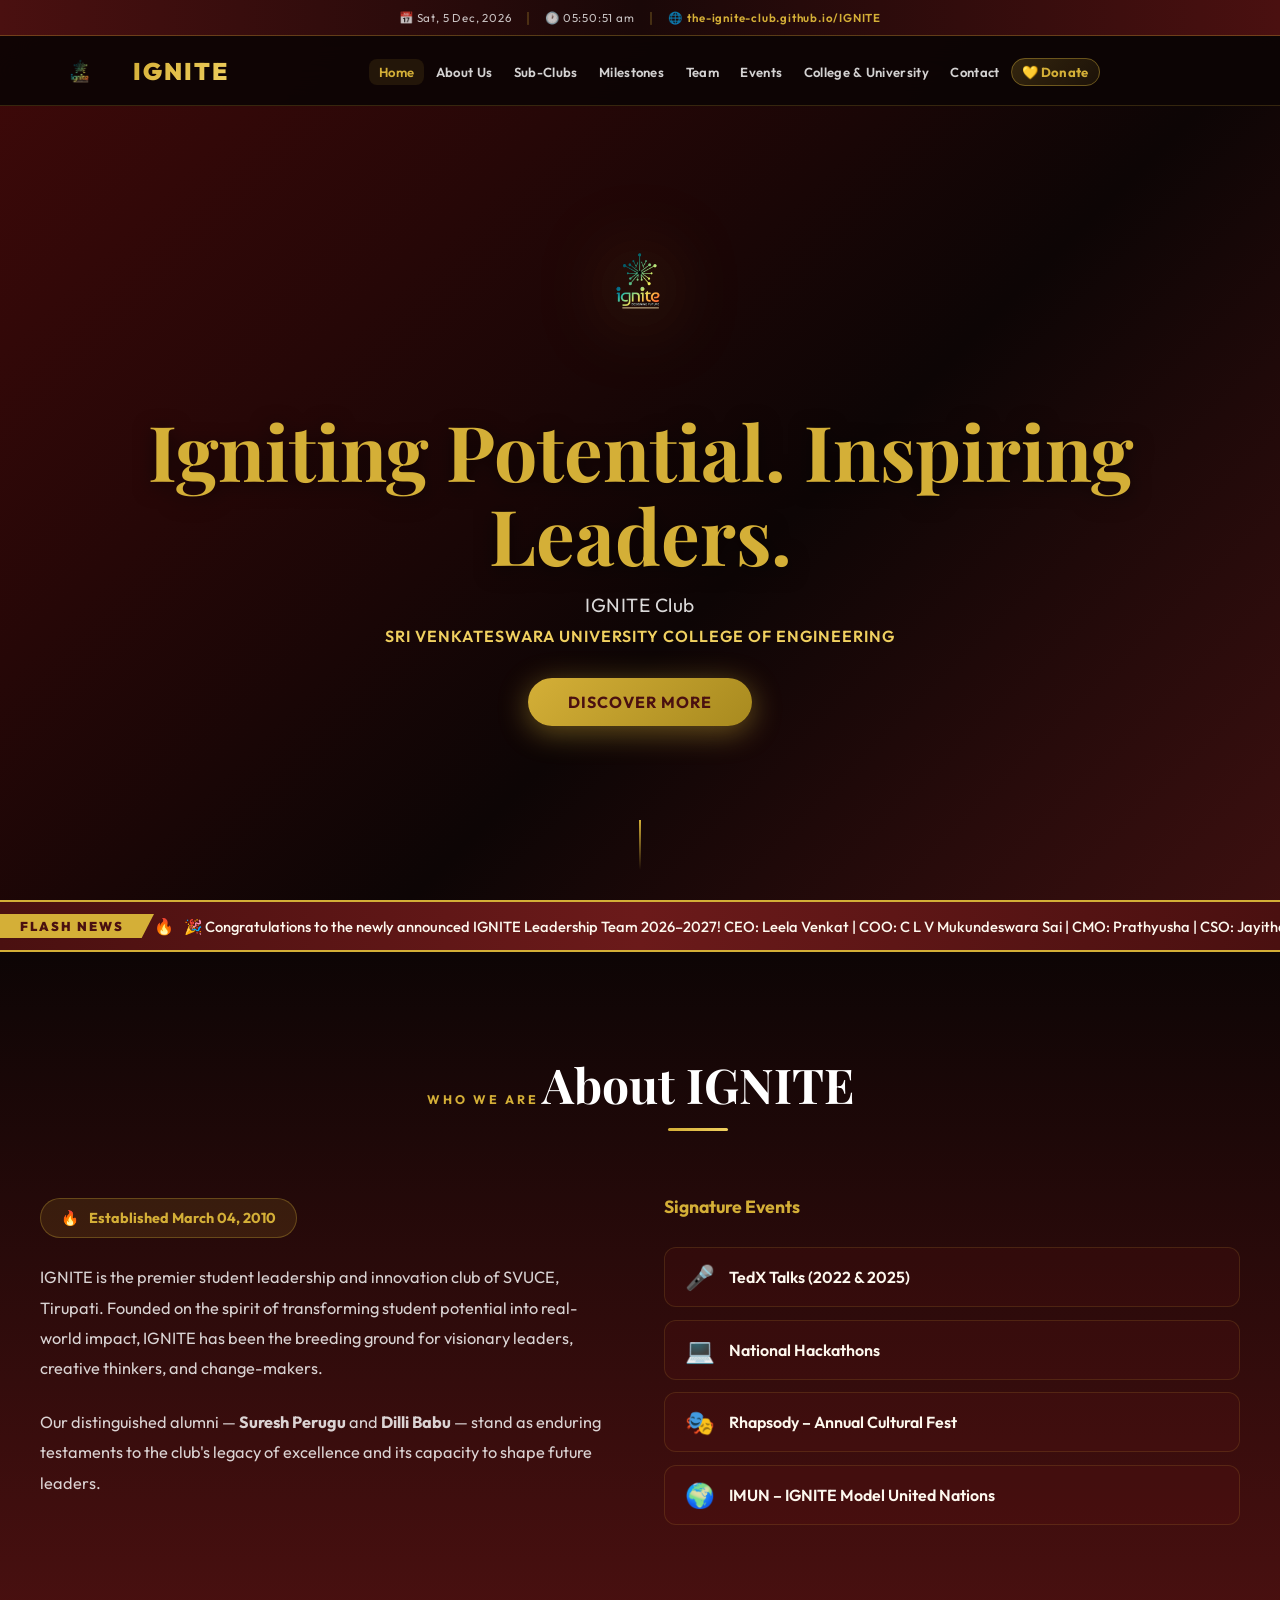
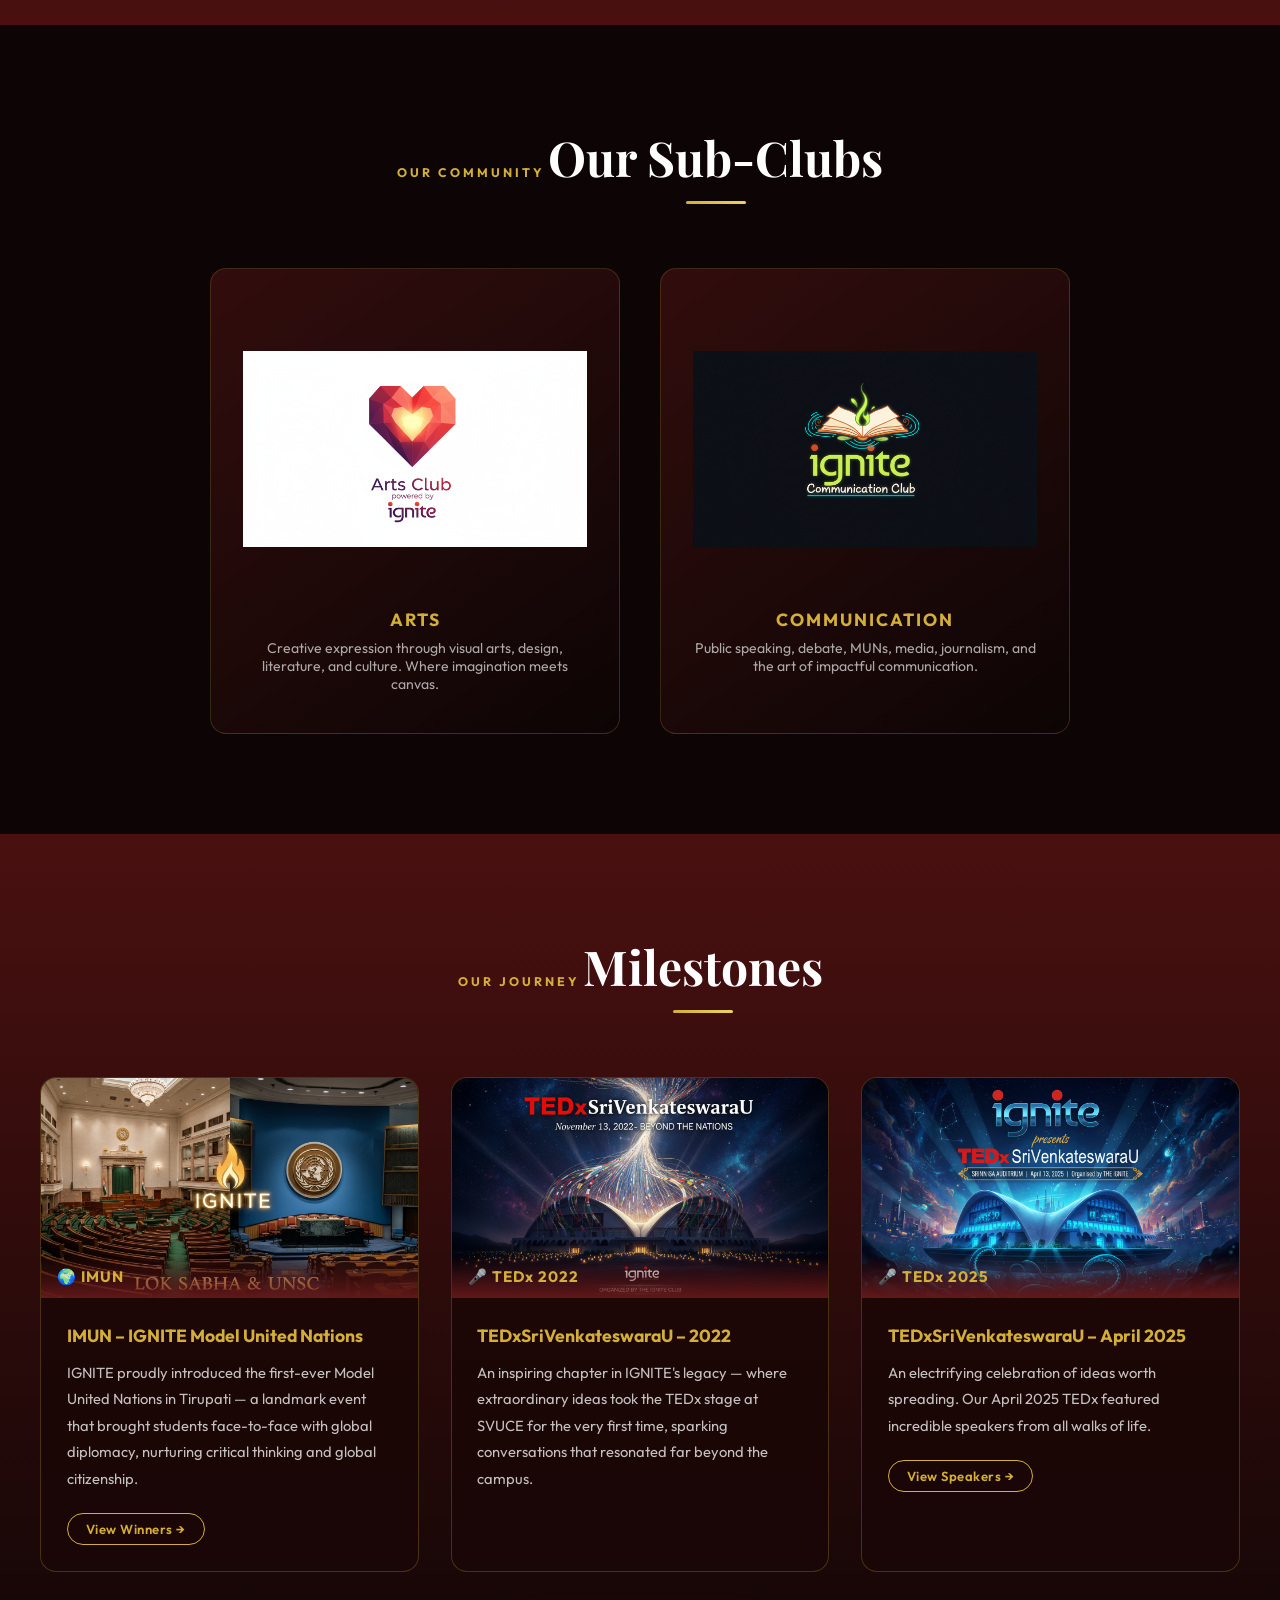
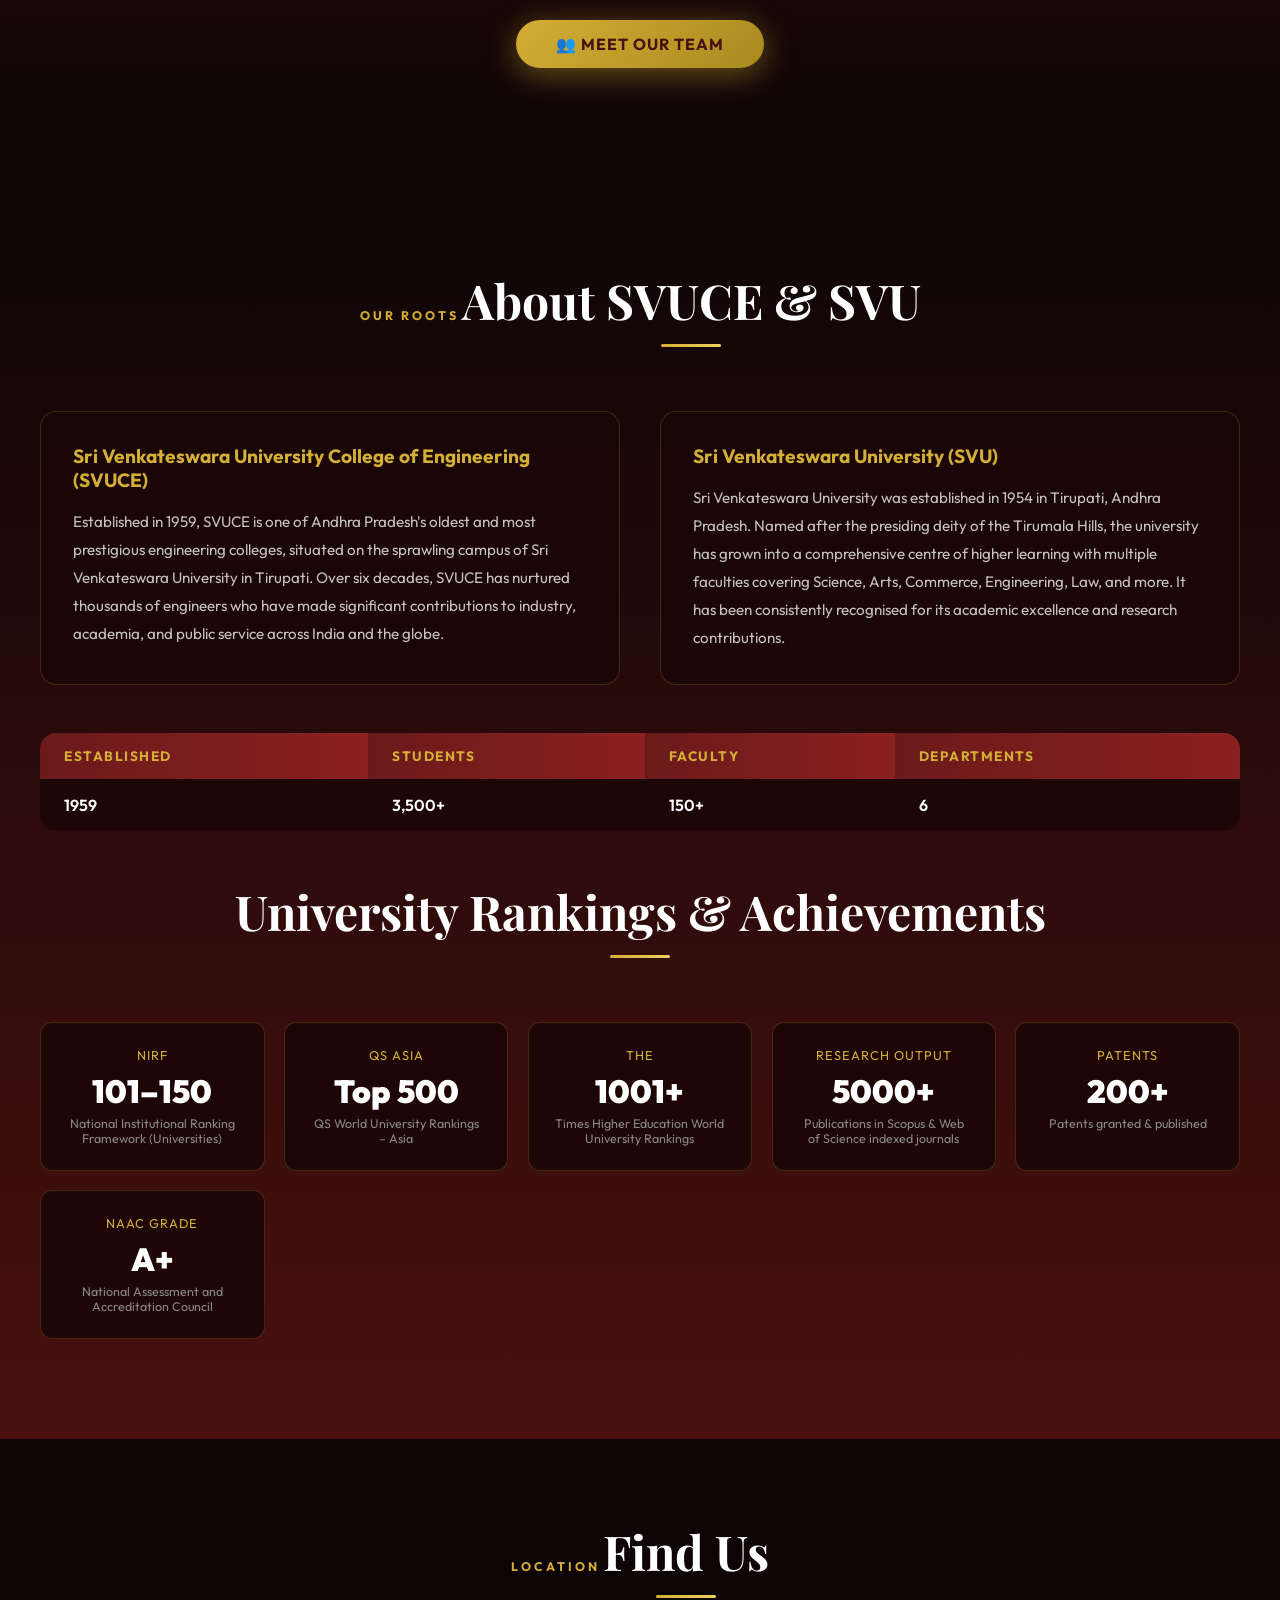
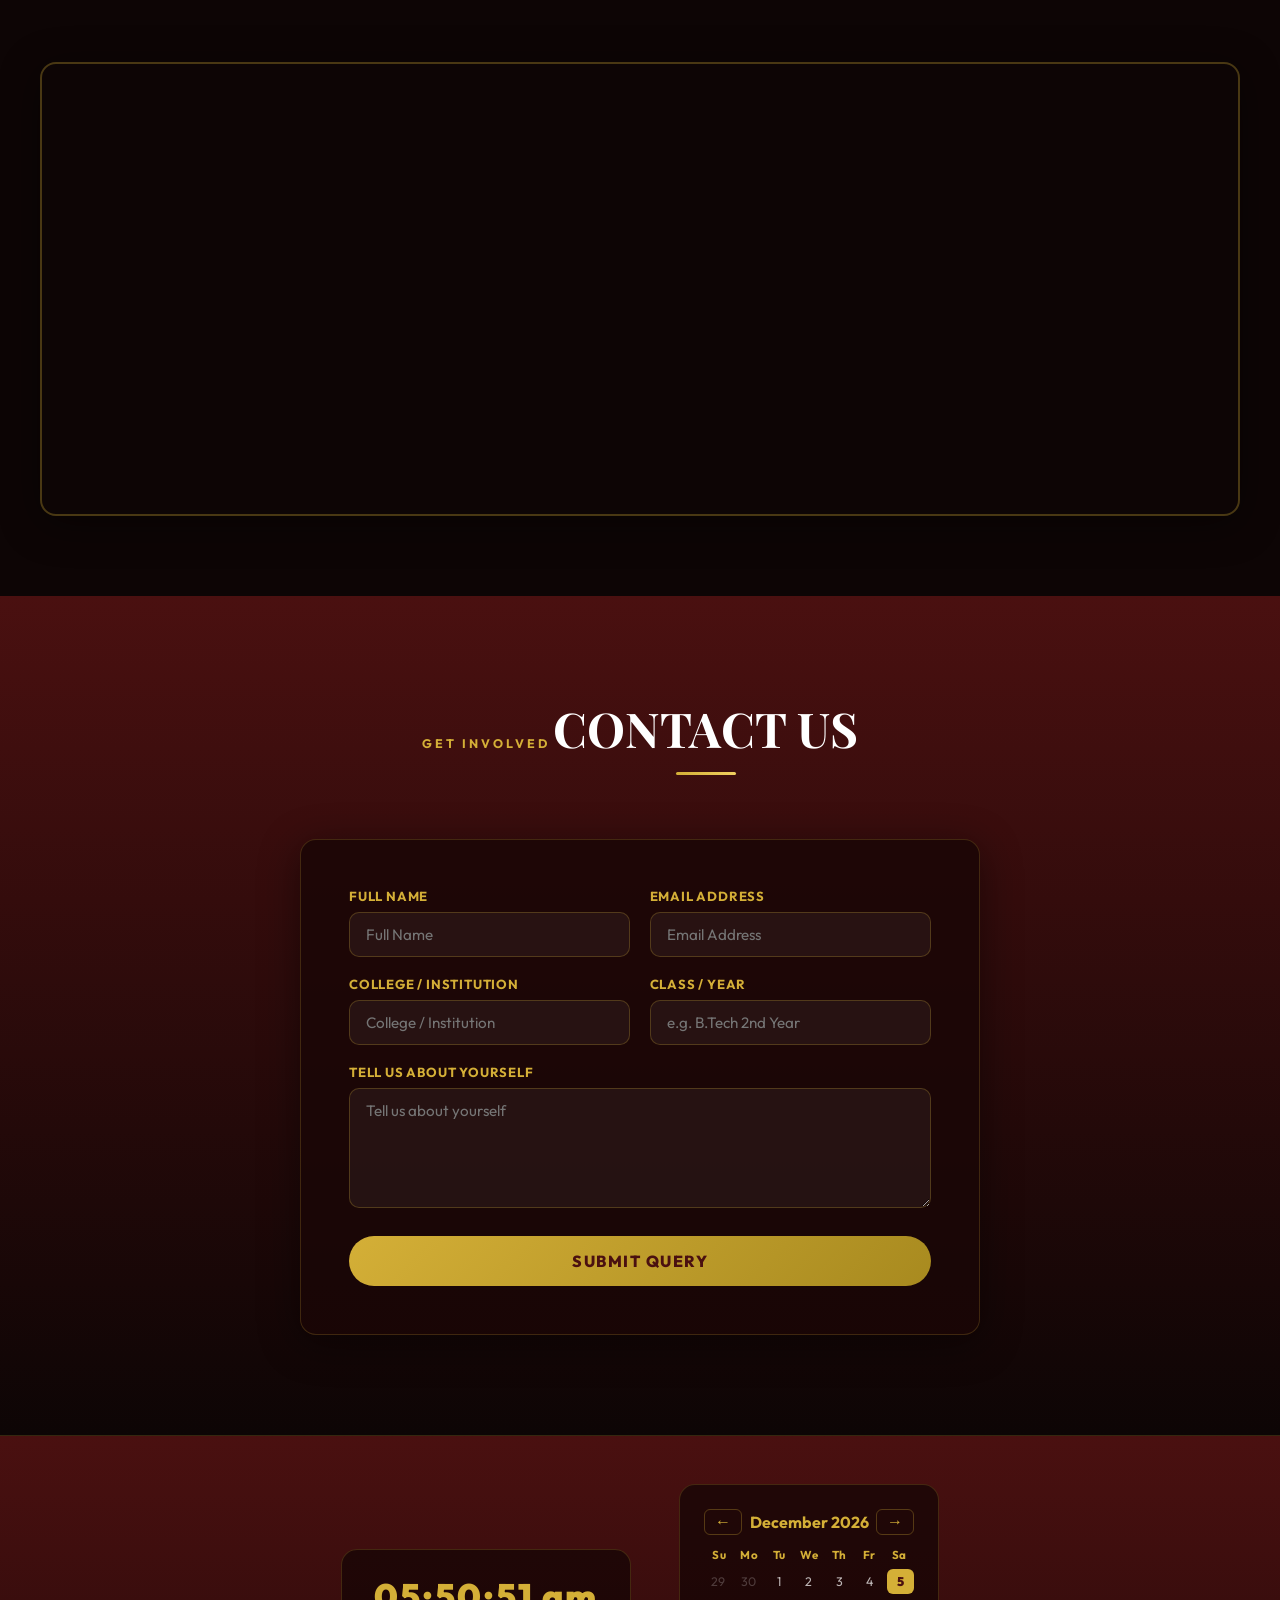
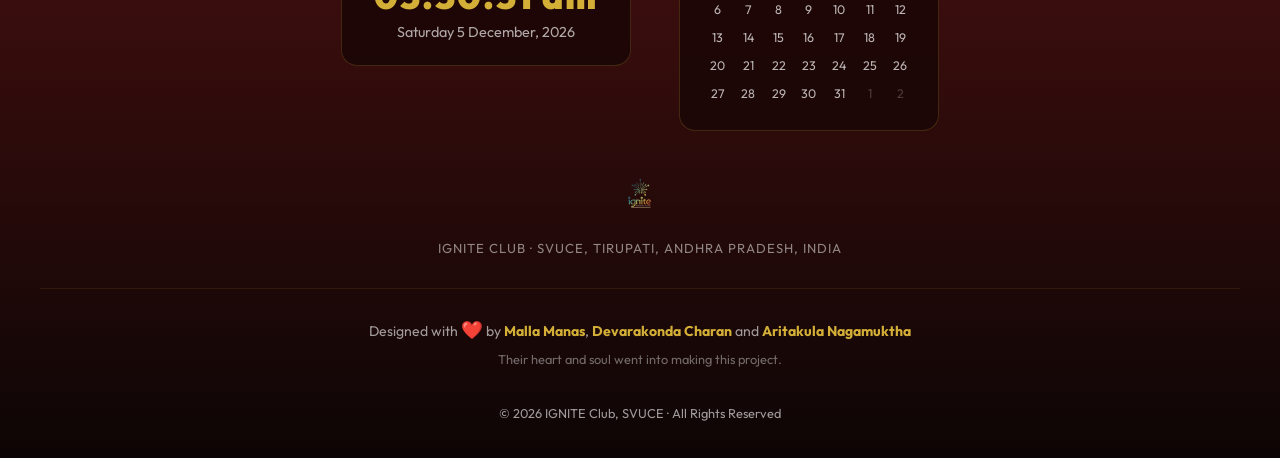
<file: index.html>
<!DOCTYPE html>
<html lang="en" dir="ltr">

<head>
  <meta charset="UTF-8" />
  <meta name="viewport" content="width=device-width, initial-scale=1.0" />
  <title>IGNITE Club – SVUCE, Tirupati</title>
  <meta name="description"
    content="IGNITE is the premier student leadership & innovation club of Sri Venkateswara University College of Engineering, Tirupati. Hosting TedX, IMUN, Hackathons & Rhapsody." />
  <meta name="keywords"
    content="IGNITE SVUCE Tirupati, IGNITE club, SVU engineering college, TEDx, IMUN, Rhapsody, student leadership" />
  <meta property="og:title" content="IGNITE Club – SVUCE, Tirupati" />
  <meta property="og:description" content="Igniting Potential. Inspiring Leaders." />
  <link rel="stylesheet" href="styles.css" />
  <link rel="icon" type="image/png" href="IGNITE.png" />
  <!-- Google Translate API -->
  <script type="text/javascript">
    function googleTranslateElementInit() {
      new google.translate.TranslateElement({
        pageLanguage: 'en',
        includedLanguages: 'en,hi,te,ta,kn,ml,mr,gu,pa,bn,or,as,ur,sa,ne,sd,kok,mni,doi,sat,mai,brx',
        layout: google.translate.TranslateElement.InlineLayout.SIMPLE,
        autoDisplay: false
      }, 'google_translate_element');
    }
  </script>
</head>

<body>

  <!-- ======= TOP INFO BAR ======= -->
  <div class="info-bar" id="info-bar">
    <div class="info-bar-inner">
      <span class="info-item" id="info-date">📅 Loading…</span>
      <span class="info-sep">|</span>
      <span class="info-item" id="info-time">🕐 --:--:--</span>
      <span class="info-sep">|</span>
      <span class="info-item">🌐 <a href="https://the-ignite-club.github.io/IGNITE/" class="info-url"
          target="_blank">the-ignite-club.github.io/IGNITE</a></span>
    </div>
  </div>

  <!-- ======= NAVBAR ======= -->
  <nav id="navbar">
    <a class="logo-nav" href="index.html">
      <img src="IGNITE.png" alt="IGNITE Logo" />
      <span>IGNITE</span>
    </a>

    <ul class="nav-links" id="nav-links">
      <li><a href="index.html" class="nav-active">Home</a></li>
      <li><a href="#about">About Us</a></li>
      <li><a href="#subcubs">Sub-Clubs</a></li>
      <li><a href="#milestones">Milestones</a></li>
      <li><a href="team.html">Team</a></li>
      <li><a href="events.html">Events</a></li>
      <li><a href="#college">College &amp; University</a></li>
      <li><a href="#contact">Contact</a></li>
      <li><a href="donate.html" class="nav-donate">💛 Donate</a></li>
    </ul>

    <div class="nav-right">
      <!-- Google Translate Widget -->
      <div id="google_translate_element" class="gt-widget"></div>
      <div class="hamburger" id="hamburger" aria-label="Menu">
        <span></span><span></span><span></span>
      </div>
    </div>
  </nav>

  <!-- ======= HERO ======= -->
  <section id="home">
    <!-- Animated frame slideshow background -->
    <div class="hero-video-wrap" id="hero-frame-bg"></div>

    <div class="hero-content">
      <img src="IGNITE.png" alt="IGNITE" class="hero-logo" />
      <h1 class="hero-title">Igniting Potential. Inspiring Leaders.</h1>
      <p class="hero-subtitle">IGNITE Club</p>
      <p class="hero-college">Sri Venkateswara University College of Engineering</p>
      <a href="#about" class="btn-primary">Discover More</a>
    </div>

    <div class="scroll-indicator"><span></span></div>
  </section>

  <!-- ======= FLASH NEWS MARQUEE ======= -->
  <div class="flash-news-bar">
    <div class="flash-label">FLASH NEWS</div>
    <div class="marquee-wrap">
      <div class="marquee-track" id="marquee-track">
        <!-- Populated by JS -->
      </div>
    </div>
  </div>

  <!-- ======= ABOUT ======= -->
  <section id="about">
    <div class="container">
      <div class="section-header reveal">
        <span class="section-label">Who We Are</span>
        <h2 class="section-title">About IGNITE</h2>
      </div>
      <div class="about-grid">
        <div class="about-text reveal">
          <div class="about-established">
            🔥 <span>Established March 04, 2010</span>
          </div>
          <p>IGNITE is the premier student leadership and innovation club of SVUCE, Tirupati.
            Founded on the spirit of transforming student potential into real-world impact, IGNITE has been the breeding
            ground for visionary leaders, creative thinkers, and change-makers.</p>
          <p>Our distinguished alumni — <strong>Suresh Perugu</strong> and <strong>Dilli Babu</strong> — stand as
            enduring testaments to the club's legacy of excellence and its capacity to shape future leaders.</p>
        </div>
        <div class="events-list reveal">
          <h3 style="color:var(--gold);margin-bottom:1rem;font-size:1.1rem;">Signature Events</h3>
          <div class="event-item"><span class="event-icon">🎤</span><span>TedX Talks (2022 &amp; 2025)</span></div>
          <div class="event-item"><span class="event-icon">💻</span><span>National Hackathons</span></div>
          <div class="event-item"><span class="event-icon">🎭</span><span>Rhapsody – Annual Cultural Fest</span></div>
          <div class="event-item"><span class="event-icon">🌍</span><span>IMUN – IGNITE Model United Nations</span>
          </div>
        </div>
      </div>
    </div>
  </section>

  <!-- ======= SUB-CLUBS ======= -->
  <section id="subcubs">
    <div class="container">
      <div class="section-header reveal">
        <span class="section-label">Our Community</span>
        <h2 class="section-title">Our Sub-Clubs</h2>
      </div>
      <div class="subcubs-grid subcubs-grid--two">
        <!-- ARTS CLUB -->
        <div class="club-card club-card--logo reveal">
          <div class="club-logo-wrap">
            <img src="ARTS CLUB.png" alt="IGNITE Arts Club" class="club-logo-img" />
          </div>
          <div class="club-name">ARTS</div>
          <p class="club-desc">Creative expression through visual arts, design, literature, and culture. Where
            imagination meets canvas.</p>
        </div>
        <!-- COMMUNICATION CLUB -->
        <div class="club-card club-card--logo reveal">
          <div class="club-logo-wrap">
            <img src="COMMUUNICATION CLUB.png" alt="IGNITE Communication Club" class="club-logo-img" />
          </div>
          <div class="club-name">COMMUNICATION</div>
          <p class="club-desc">Public speaking, debate, MUNs, media, journalism, and the art of impactful communication.
          </p>
        </div>
      </div>
    </div>
  </section>

  <!-- ======= MILESTONES ======= -->
  <section id="milestones">
    <div class="container">
      <div class="section-header reveal">
        <span class="section-label">Our Journey</span>
        <h2 class="section-title">Milestones</h2>
      </div>
      <div class="milestones-grid">
        <!-- IMUN -->
        <div class="milestone-card milestone-card--photo reveal">
          <div class="milestone-event-photo">
            <img src="EVENTS PHOTOS/IGNITEMUN.jpeg" alt="IGNITE MUN Event" />
            <div class="photo-overlay">🌍 IMUN</div>
          </div>
          <div class="milestone-card-body">
            <h3>IMUN – IGNITE Model United Nations</h3>
            <p>IGNITE proudly introduced the first-ever Model United Nations in Tirupati — a
              landmark event that brought students face-to-face with global diplomacy, nurturing critical thinking and
              global citizenship.</p>
            <a href="events.html#imun" class="btn-outline-sm">View Winners →</a>
          </div>
        </div>
        <!-- TEDx 2022 -->
        <div class="milestone-card milestone-card--photo reveal">
          <div class="milestone-event-photo">
            <img src="EVENTS PHOTOS/TEDX2022.png" alt="TEDx 2022" />
            <div class="photo-overlay">🎤 TEDx 2022</div>
          </div>
          <div class="milestone-card-body">
            <h3>TEDxSriVenkateswaraU – 2022</h3>
            <p>An inspiring chapter in IGNITE's legacy — where extraordinary ideas took the TEDx stage at SVUCE for the
              very first time, sparking conversations that resonated far beyond the campus.</p>
          </div>
        </div>
        <!-- TEDx 2025 -->
        <div class="milestone-card milestone-card--photo reveal">
          <div class="milestone-event-photo">
            <img src="EVENTS PHOTOS/TEDX2025.png" alt="TEDx 2025" />
            <div class="photo-overlay">🎤 TEDx 2025</div>
          </div>
          <div class="milestone-card-body">
            <h3>TEDxSriVenkateswaraU – April 2025</h3>
            <p>An electrifying celebration of ideas worth spreading. Our April 2025 TEDx featured incredible speakers
              from all walks of life.</p>
            <a href="events.html#tedx" class="btn-outline-sm">View Speakers →</a>
          </div>
        </div>
      </div>
    </div>

    <!-- Meet Our Team Button -->
    <div style="text-align:center;margin-top:3rem;" class="reveal">
      <a href="team.html" class="btn-primary" style="display:inline-flex;align-items:center;gap:10px;">
        👥 Meet Our Team
      </a>
    </div>
  </section>

  <!-- ======= COLLEGE ======= -->
  <section id="college">
    <div class="container">
      <div class="section-header reveal">
        <span class="section-label">Our Roots</span>
        <h2 class="section-title">About SVUCE &amp; SVU</h2>
      </div>
      <div class="college-grid">
        <div class="college-box reveal">
          <h3>Sri Venkateswara University College of Engineering (SVUCE)</h3>
          <p>Established in 1959, SVUCE is one of Andhra Pradesh's oldest and most prestigious
            engineering colleges, situated on the sprawling campus of Sri Venkateswara University in Tirupati. Over six
            decades, SVUCE has nurtured thousands of engineers who have made significant contributions to industry,
            academia, and public service across India and the globe.</p>
        </div>
        <div class="college-box reveal">
          <h3>Sri Venkateswara University (SVU)</h3>
          <p>Sri Venkateswara University was established in 1954 in Tirupati, Andhra Pradesh. Named
            after the presiding deity of the Tirumala Hills, the university has grown into a comprehensive centre of
            higher learning with multiple faculties covering Science, Arts, Commerce, Engineering, Law, and more. It has
            been consistently recognised for its academic excellence and research contributions.</p>
        </div>
      </div>

      <!-- Stats Table -->
      <div class="stats-table-wrap reveal">
        <table class="stats-table">
          <thead>
            <tr>
              <th>Established</th>
              <th>Students</th>
              <th>Faculty</th>
              <th>Departments</th>
            </tr>
          </thead>
          <tbody>
            <tr>
              <td>1959</td>
              <td>3,500+</td>
              <td>150+</td>
              <td>6</td>
            </tr>
          </tbody>
        </table>
      </div>

      <!-- Rankings -->
      <div class="section-header reveal" style="margin-top:3rem;">
        <h2 class="section-title">University Rankings &amp; Achievements</h2>
      </div>
      <div class="rankings-grid">
        <div class="ranking-item reveal">
          <div class="ranking-body">NIRF</div>
          <div class="ranking-score">101–150</div>
          <div class="ranking-label">National Institutional Ranking Framework (Universities)</div>
        </div>
        <div class="ranking-item reveal">
          <div class="ranking-body">QS Asia</div>
          <div class="ranking-score">Top 500</div>
          <div class="ranking-label">QS World University Rankings – Asia</div>
        </div>
        <div class="ranking-item reveal">
          <div class="ranking-body">THE</div>
          <div class="ranking-score">1001+</div>
          <div class="ranking-label">Times Higher Education World University Rankings</div>
        </div>
        <div class="ranking-item reveal">
          <div class="ranking-body">Research Output</div>
          <div class="ranking-score">5000+</div>
          <div class="ranking-label">Publications in Scopus &amp; Web of Science indexed journals</div>
        </div>
        <div class="ranking-item reveal">
          <div class="ranking-body">Patents</div>
          <div class="ranking-score">200+</div>
          <div class="ranking-label">Patents granted &amp; published</div>
        </div>
        <div class="ranking-item reveal">
          <div class="ranking-body">NAAC Grade</div>
          <div class="ranking-score">A+</div>
          <div class="ranking-label">National Assessment and Accreditation Council</div>
        </div>
      </div>
    </div>
  </section>

  <!-- ======= MAP ======= -->
  <section id="map-section">
    <div class="container">
      <div class="section-header reveal">
        <span class="section-label">Location</span>
        <h2 class="section-title">Find Us</h2>
      </div>
      <div class="map-wrap reveal">
        <iframe
          src="https://www.google.com/maps/embed?pb=!1m18!1m12!1m3!1d3877.5!2d79.3944872!3d13.6269984!2m3!1f0!2f0!3f0!3m2!1i1024!2i768!4f13.1!3m3!1m2!1s0x3a4d4b6b271b4ffd%3A0x30859fdc6c661028!2sSri%20Venkateshwara%20University%20College%20of%20Engineering!5e0!3m2!1sen!2sin!4v1744609832000!5m2!1sen!2sin"
          allowfullscreen="" loading="lazy" referrerpolicy="no-referrer-when-downgrade" title="SVUCE Location"></iframe>
      </div>
    </div>
  </section>

  <!-- ======= CONTACT ======= -->
  <section id="contact">
    <div class="container">
      <div class="section-header reveal">
        <span class="section-label">Get Involved</span>
        <h2 class="section-title">CONTACT US</h2>
      </div>
      <form class="contact-form reveal" action="https://formspree.io/f/xykbkzrd" method="POST">
        <div class="form-row">
          <div class="form-group">
            <label for="f-name">Full Name</label>
            <input type="text" id="f-name" name="name" required placeholder="Full Name" />
          </div>
          <div class="form-group">
            <label for="f-email">Email Address</label>
            <input type="email" id="f-email" name="email" required placeholder="Email Address" />
          </div>
        </div>
        <div class="form-row">
          <div class="form-group">
            <label for="f-college">College / Institution</label>
            <input type="text" id="f-college" name="college" placeholder="College / Institution" />
          </div>
          <div class="form-group">
            <label for="f-class">Class / Year</label>
            <input type="text" id="f-class" name="class" placeholder="e.g. B.Tech 2nd Year" />
          </div>
        </div>
        <div class="form-group">
          <label for="f-desc">Tell us about yourself</label>
          <textarea id="f-desc" name="message" placeholder="Tell us about yourself"></textarea>
        </div>
        <input type="hidden" name="_replyto" value="manas.malla13@gmail.com" />
        <input type="hidden" name="_subject" value="New IGNITE Club Registration" />
        <button type="submit" class="form-submit">Submit Query</button>
      </form>
    </div>
  </section>

  <!-- ======= FOOTER ======= -->
  <footer>
    <div class="container">
      <div class="footer-top">
        <!-- Live Clock -->
        <div class="footer-clock">
          <div class="time" id="live-time">--:--:--</div>
          <div class="date" id="live-date">Loading…</div>
        </div>

        <!-- Mini Calendar -->
        <div class="mini-calendar">
          <div class="cal-header">
            <button onclick="calPrev()" aria-label="Previous month">&#8592;</button>
            <span id="cal-month"></span>
            <button onclick="calNext()" aria-label="Next month">&#8594;</button>
          </div>
          <div class="cal-days-head">
            <span>Su</span><span>Mo</span><span>Tu</span><span>We</span>
            <span>Th</span><span>Fr</span><span>Sa</span>
          </div>
          <div class="cal-grid" id="cal-grid"></div>
        </div>
      </div>

      <!-- Club info -->
      <div style="text-align:center;margin-bottom:1.5rem;">
        <img src="IGNITE.png" alt="IGNITE"
          style="height:60px;opacity:0.85;margin-bottom:0.8rem;mix-blend-mode:screen;" />
        <p style="color:rgba(255,255,255,0.5);font-size:0.82rem;letter-spacing:1px;text-transform:uppercase;">IGNITE
          Club · SVUCE, Tirupati, Andhra Pradesh, India</p>
      </div>

      <div class="footer-bottom">
        <p class="footer-credits">
          Designed with <span style="color:#e74c3c;font-size:1.1rem;">❤️</span> by
          <strong>Malla Manas</strong>, <strong>Devarakonda Charan</strong> and <strong>Aritakula Nagamuktha</strong><br />
          <span style="font-size:0.8rem;color:rgba(255,255,255,0.4);">Their heart and soul went into making this project.</span>
          <br /><br />
          <span style="font-size:0.8rem;">© <span id="copy-year"></span> IGNITE Club, SVUCE · All Rights Reserved</span>
        </p>
      </div>
    </div>
  </footer>

  <script>document.getElementById('copy-year').textContent = new Date().getFullYear();</script>
  <script src="translations.js"></script>
  <script src="main.js"></script>
  <script type="text/javascript"
    src="//translate.google.com/translate_a/element.js?cb=googleTranslateElementInit"></script>
</body>

</html>
</file>
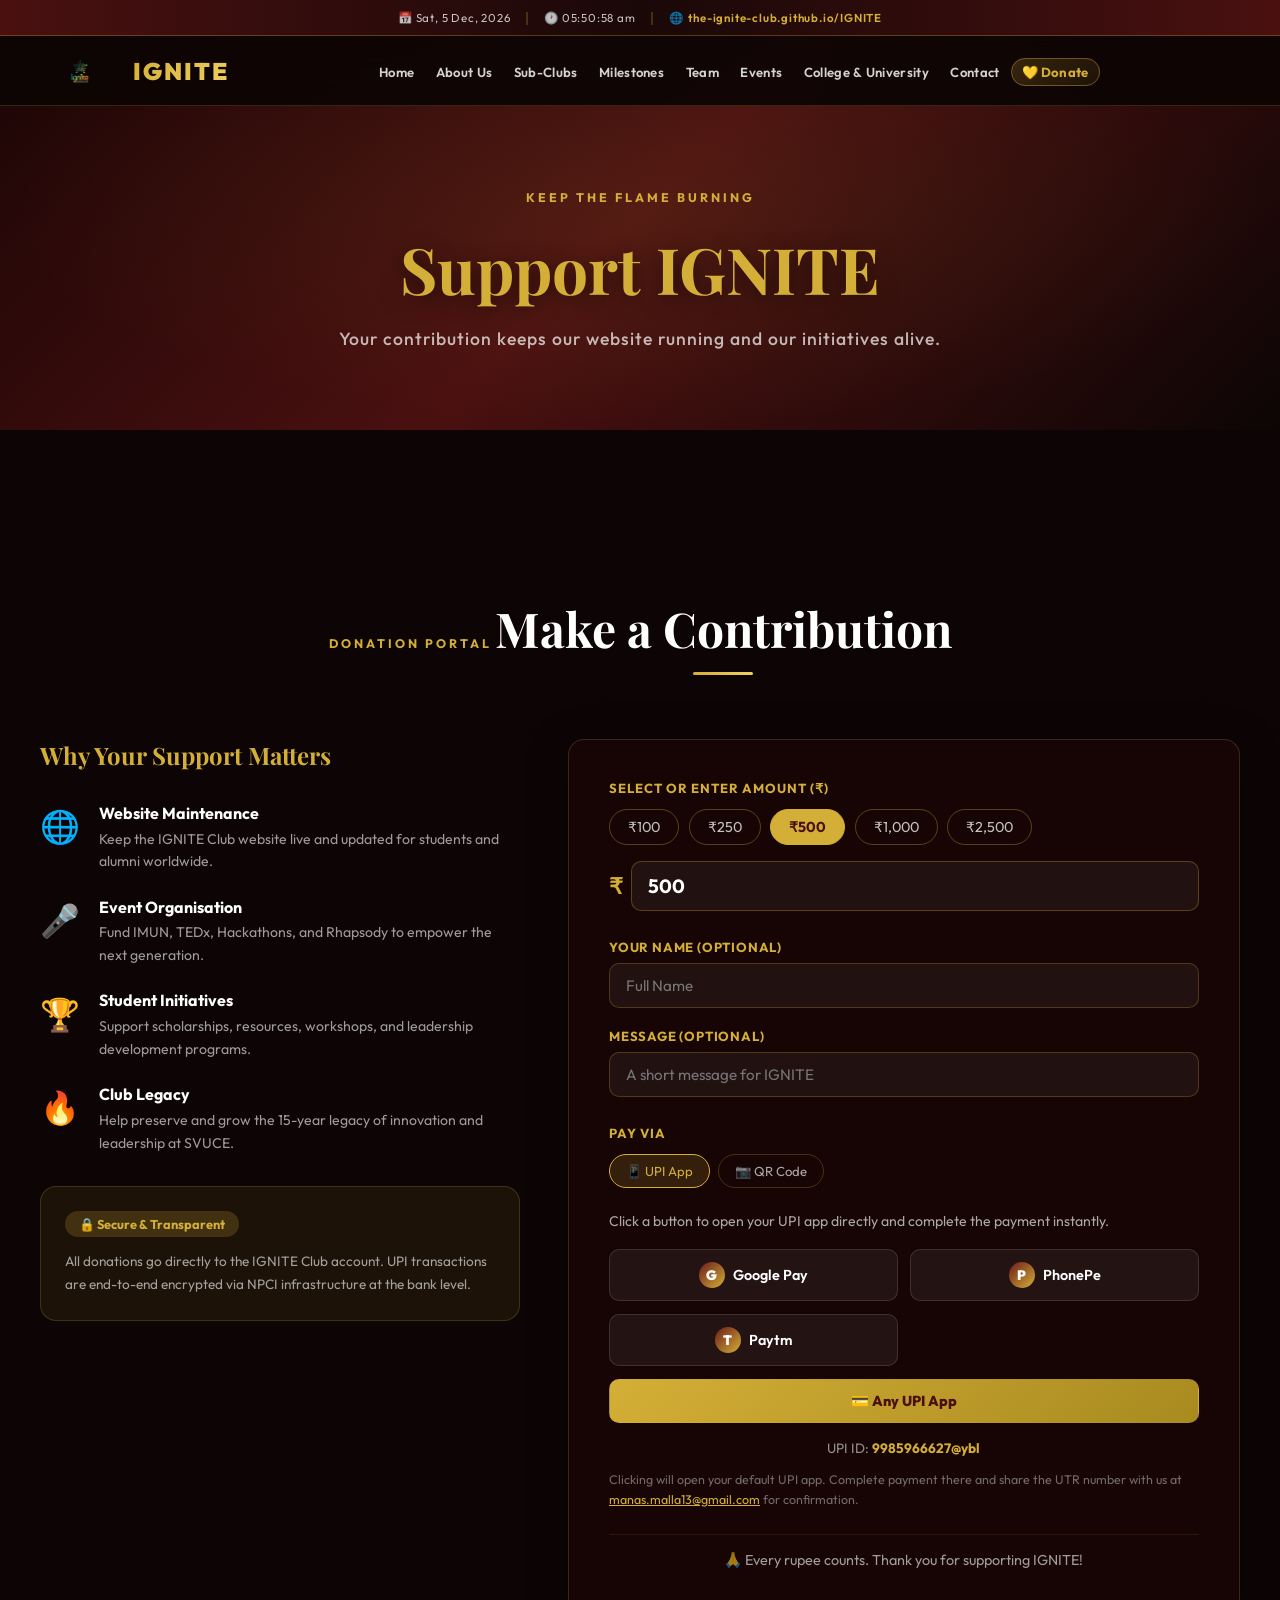
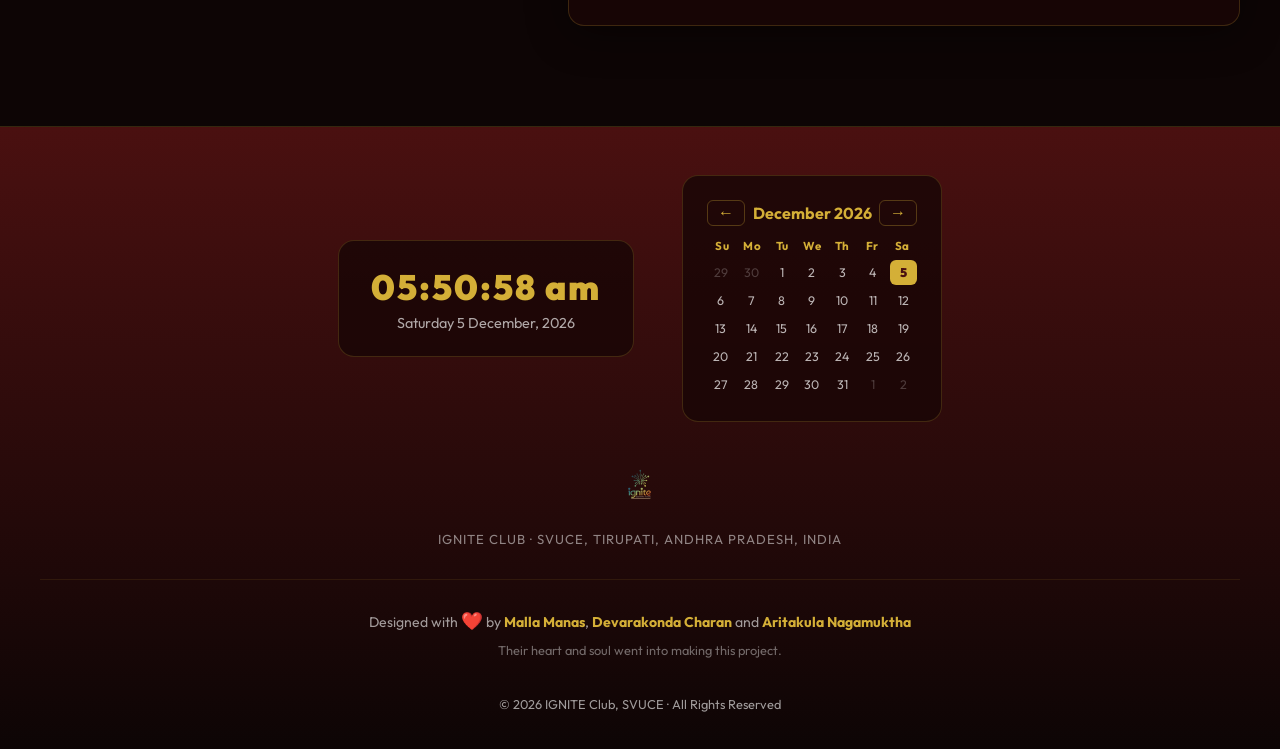
<file: donate.html>
<!DOCTYPE html>
<html lang="en" dir="ltr">
<head>
  <meta charset="UTF-8" />
  <meta name="viewport" content="width=device-width, initial-scale=1.0" />
  <title>Donate – Support IGNITE Club, SVUCE</title>
  <meta name="description" content="Support the IGNITE Club. Donate via UPI, NEFT, or Internet Banking." />
  <link rel="stylesheet" href="styles.css" />
  <link rel="icon" type="image/png" href="IGNITE.png" />
  <script>
    function googleTranslateElementInit() {
      new google.translate.TranslateElement({
        pageLanguage: 'en',
        includedLanguages: 'en,hi,te,ta,kn,ml,mr,gu,pa,bn,or,as,ur,sa,ne,sd,kok,mni,doi,sat,mai,brx',
        layout: google.translate.TranslateElement.InlineLayout.SIMPLE,
        autoDisplay: false
      }, 'google_translate_element');
    }
  </script>
</head>
<body>

  <div class="info-bar" id="info-bar">
    <div class="info-bar-inner">
      <span class="info-item" id="info-date">📅 Loading…</span>
      <span class="info-sep">|</span>
      <span class="info-item" id="info-time">🕐 --:--:--</span>
      <span class="info-sep">|</span>
      <span class="info-item">🌐 <a href="https://the-ignite-club.github.io/IGNITE/" class="info-url" target="_blank">the-ignite-club.github.io/IGNITE</a></span>
    </div>
  </div>

  <nav id="navbar">
    <a class="logo-nav" href="index.html"><img src="IGNITE.png" alt="IGNITE Logo" /><span>IGNITE</span></a>
    <ul class="nav-links" id="nav-links">
      <li><a href="index.html">Home</a></li>
      <li><a href="index.html#about">About Us</a></li>
      <li><a href="index.html#subcubs">Sub-Clubs</a></li>
      <li><a href="index.html#milestones">Milestones</a></li>
      <li><a href="team.html">Team</a></li>
      <li><a href="events.html">Events</a></li>
      <li><a href="index.html#college">College &amp; University</a></li>
      <li><a href="index.html#contact">Contact</a></li>
      <li><a href="donate.html" class="nav-donate nav-active">💛 Donate</a></li>
    </ul>
    <div class="nav-right">
      <div id="google_translate_element" class="gt-widget"></div>
      <div class="hamburger" id="hamburger" aria-label="Menu"><span></span><span></span><span></span></div>
    </div>
  </nav>

  <div class="page-hero donate-hero">
    <div class="page-hero-content">
      <span class="section-label">Keep the Flame Burning</span>
      <h1 class="page-hero-title">Support IGNITE</h1>
      <p class="page-hero-sub">Your contribution keeps our website running and our initiatives alive.</p>
    </div>
  </div>

  <section id="donate-section">
    <div class="container">
      <div class="section-header reveal">
        <span class="section-label">Donation Portal</span>
        <h2 class="section-title">Make a Contribution</h2>
      </div>
      <div class="donate-grid reveal">

        <!-- LEFT: Why Donate -->
        <div class="donate-why">
          <h3 class="donate-why-title">Why Your Support Matters</h3>
          <div class="donate-reason"><span class="donate-reason-icon">🌐</span><div><strong>Website Maintenance</strong><p>Keep the IGNITE Club website live and updated for students and alumni worldwide.</p></div></div>
          <div class="donate-reason"><span class="donate-reason-icon">🎤</span><div><strong>Event Organisation</strong><p>Fund IMUN, TEDx, Hackathons, and Rhapsody to empower the next generation.</p></div></div>
          <div class="donate-reason"><span class="donate-reason-icon">🏆</span><div><strong>Student Initiatives</strong><p>Support scholarships, resources, workshops, and leadership development programs.</p></div></div>
          <div class="donate-reason"><span class="donate-reason-icon">🔥</span><div><strong>Club Legacy</strong><p>Help preserve and grow the 15-year legacy of innovation and leadership at SVUCE.</p></div></div>
          <div class="donate-security">
            <div class="security-badge">🔒 Secure &amp; Transparent</div>
            <p>All donations go directly to the IGNITE Club account. UPI transactions are end-to-end encrypted via NPCI infrastructure at the bank level.</p>
          </div>
        </div>

        <!-- RIGHT: Payment Portal -->
        <div class="donate-portal">
          <div class="amount-section">
            <div class="amount-label">Select or enter amount (₹)</div>
            <div class="amount-presets">
              <button class="amount-btn" onclick="setAmount(100,this)">₹100</button>
              <button class="amount-btn" onclick="setAmount(250,this)">₹250</button>
              <button class="amount-btn active" onclick="setAmount(500,this)">₹500</button>
              <button class="amount-btn" onclick="setAmount(1000,this)">₹1,000</button>
              <button class="amount-btn" onclick="setAmount(2500,this)">₹2,500</button>
            </div>
            <div class="amount-custom-wrap">
              <span class="amount-currency">₹</span>
              <input type="number" id="donate-amount" class="amount-input" value="500" min="1" placeholder="Enter amount" oninput="syncAmount(this.value)" />
            </div>
          </div>
          <div class="donor-form">
            <div class="form-group">
              <label for="donor-name">Your Name (optional)</label>
              <input type="text" id="donor-name" placeholder="Full Name" />
            </div>
            <div class="form-group">
              <label for="donor-msg">Message (optional)</label>
              <input type="text" id="donor-msg" placeholder="A short message for IGNITE" maxlength="80" />
            </div>
          </div>
          <div class="payment-methods">
            <div class="payment-method-label">Pay via</div>
            <div class="payment-tabs">
              <button class="payment-tab active" onclick="switchTab(this,'upi')">📱 UPI App</button>
              <button class="payment-tab" onclick="switchTab(this,'qr')">📷 QR Code</button>
            </div>

            <!-- UPI Tab -->
            <div class="payment-panel" id="panel-upi">
              <p class="payment-info">Click a button to open your UPI app directly and complete the payment instantly.</p>
              <div class="upi-buttons">
                <a href="#" class="upi-btn" onclick="openUPI();return false;"><span>G</span> Google Pay</a>
                <a href="#" class="upi-btn" onclick="openUPI();return false;"><span>P</span> PhonePe</a>
                <a href="#" class="upi-btn" onclick="openUPI();return false;"><span>T</span> Paytm</a>
                <a href="#" class="upi-btn upi-btn--primary" onclick="openUPI();return false;">💳 Any UPI App</a>
              </div>
              <p class="upi-id-display">UPI ID: <strong id="display-upi-id">9985966627@ybl</strong></p>
              <p class="upi-note">Clicking will open your default UPI app. Complete payment there and share the UTR number with us at <a href="mailto:manas.malla13@gmail.com" style="color:var(--gold)">manas.malla13@gmail.com</a> for confirmation.</p>
            </div>

            <!-- QR Tab -->
            <div class="payment-panel hidden" id="panel-qr">
              <p class="payment-info">Scan this QR code with any UPI app (PhonePe, GPay, Paytm, BHIM, etc.)</p>
              <div class="qr-container">
                <div class="qr-placeholder">
                  <div class="qr-corner tl"></div><div class="qr-corner tr"></div>
                  <div class="qr-corner bl"></div><div class="qr-corner br"></div>
                  <div class="qr-inner">
                    <div style="font-size:2.5rem;">📱</div>
                    <div style="font-size:0.85rem;color:var(--gold);margin-top:0.5rem;font-weight:700;">UPI QR Code</div>
                    <div style="font-size:0.75rem;color:rgba(255,255,255,0.5);margin-top:0.3rem;">9985966627@ybl</div>
                  </div>
                </div>
              </div>
              <p class="upi-note">Open any UPI app → Scan &amp; Pay → Enter amount → Complete transaction</p>
            </div>
          </div>
          <div class="donate-thank">🙏 Every rupee counts. Thank you for supporting IGNITE!</div>
        </div>
      </div>
    </div>
  </section>

  <footer>
    <div class="container">
      <div class="footer-top">
        <div class="footer-clock"><div class="time" id="live-time">--:--:--</div><div class="date" id="live-date">Loading…</div></div>
        <div class="mini-calendar">
          <div class="cal-header"><button onclick="calPrev()">&#8592;</button><span id="cal-month"></span><button onclick="calNext()">&#8594;</button></div>
          <div class="cal-days-head"><span>Su</span><span>Mo</span><span>Tu</span><span>We</span><span>Th</span><span>Fr</span><span>Sa</span></div>
          <div class="cal-grid" id="cal-grid"></div>
        </div>
      </div>
      <div style="text-align:center;margin-bottom:1.5rem;">
        <img src="IGNITE.png" alt="IGNITE" style="height:60px;opacity:0.85;margin-bottom:0.8rem;mix-blend-mode:screen;" />
        <p style="color:rgba(255,255,255,0.5);font-size:0.82rem;letter-spacing:1px;text-transform:uppercase;">IGNITE Club · SVUCE, Tirupati, Andhra Pradesh, India</p>
      </div>
      <div class="footer-bottom">
        <p class="footer-credits">
          Designed with <span style="color:#e74c3c;font-size:1.1rem;">❤️</span> by
          <strong>Malla Manas</strong>, <strong>Devarakonda Charan</strong> and <strong>Aritakula Nagamuktha</strong><br />
          <span style="font-size:0.8rem;color:rgba(255,255,255,0.4);">Their heart and soul went into making this project.</span><br /><br />
          <span style="font-size:0.8rem;">© <span id="copy-year"></span> IGNITE Club, SVUCE · All Rights Reserved</span>
        </p>
      </div>
    </div>
  </footer>

  <script>document.getElementById('copy-year').textContent = new Date().getFullYear();</script>
  <script src="translations.js"></script>
  <script src="main.js"></script>
  <script type="text/javascript" src="//translate.google.com/translate_a/element.js?cb=googleTranslateElementInit"></script>
  <script>
    const UPI_ID = '9985966627@ybl';
    const PAYEE_NAME = 'IGNITE%20Club%20SVUCE';

    function setAmount(val, btn) {
      document.getElementById('donate-amount').value = val;
      document.querySelectorAll('.amount-btn').forEach(b => b.classList.remove('active'));
      btn.classList.add('active');
    }
    function syncAmount(val) {
      document.querySelectorAll('.amount-btn').forEach(b => b.classList.remove('active'));
    }
    function openUPI() {
      const amt = document.getElementById('donate-amount').value || 500;
      const note = encodeURIComponent('Donation to IGNITE Club SVUCE');
      window.location.href = `upi://pay?pa=${UPI_ID}&pn=${PAYEE_NAME}&am=${amt}&cu=INR&tn=${note}`;
    }
    function switchTab(btn, panel) {
      document.querySelectorAll('.payment-tab').forEach(t => t.classList.remove('active'));
      document.querySelectorAll('.payment-panel').forEach(p => p.classList.add('hidden'));
      btn.classList.add('active');
      document.getElementById('panel-' + panel).classList.remove('hidden');
    }
    function copyText(text, btn) {
      navigator.clipboard.writeText(text).then(() => {
        btn.textContent = '✓ Copied';
        setTimeout(() => btn.textContent = 'Copy', 1800);
      });
    }
  </script>
</body>
</html>
</file>
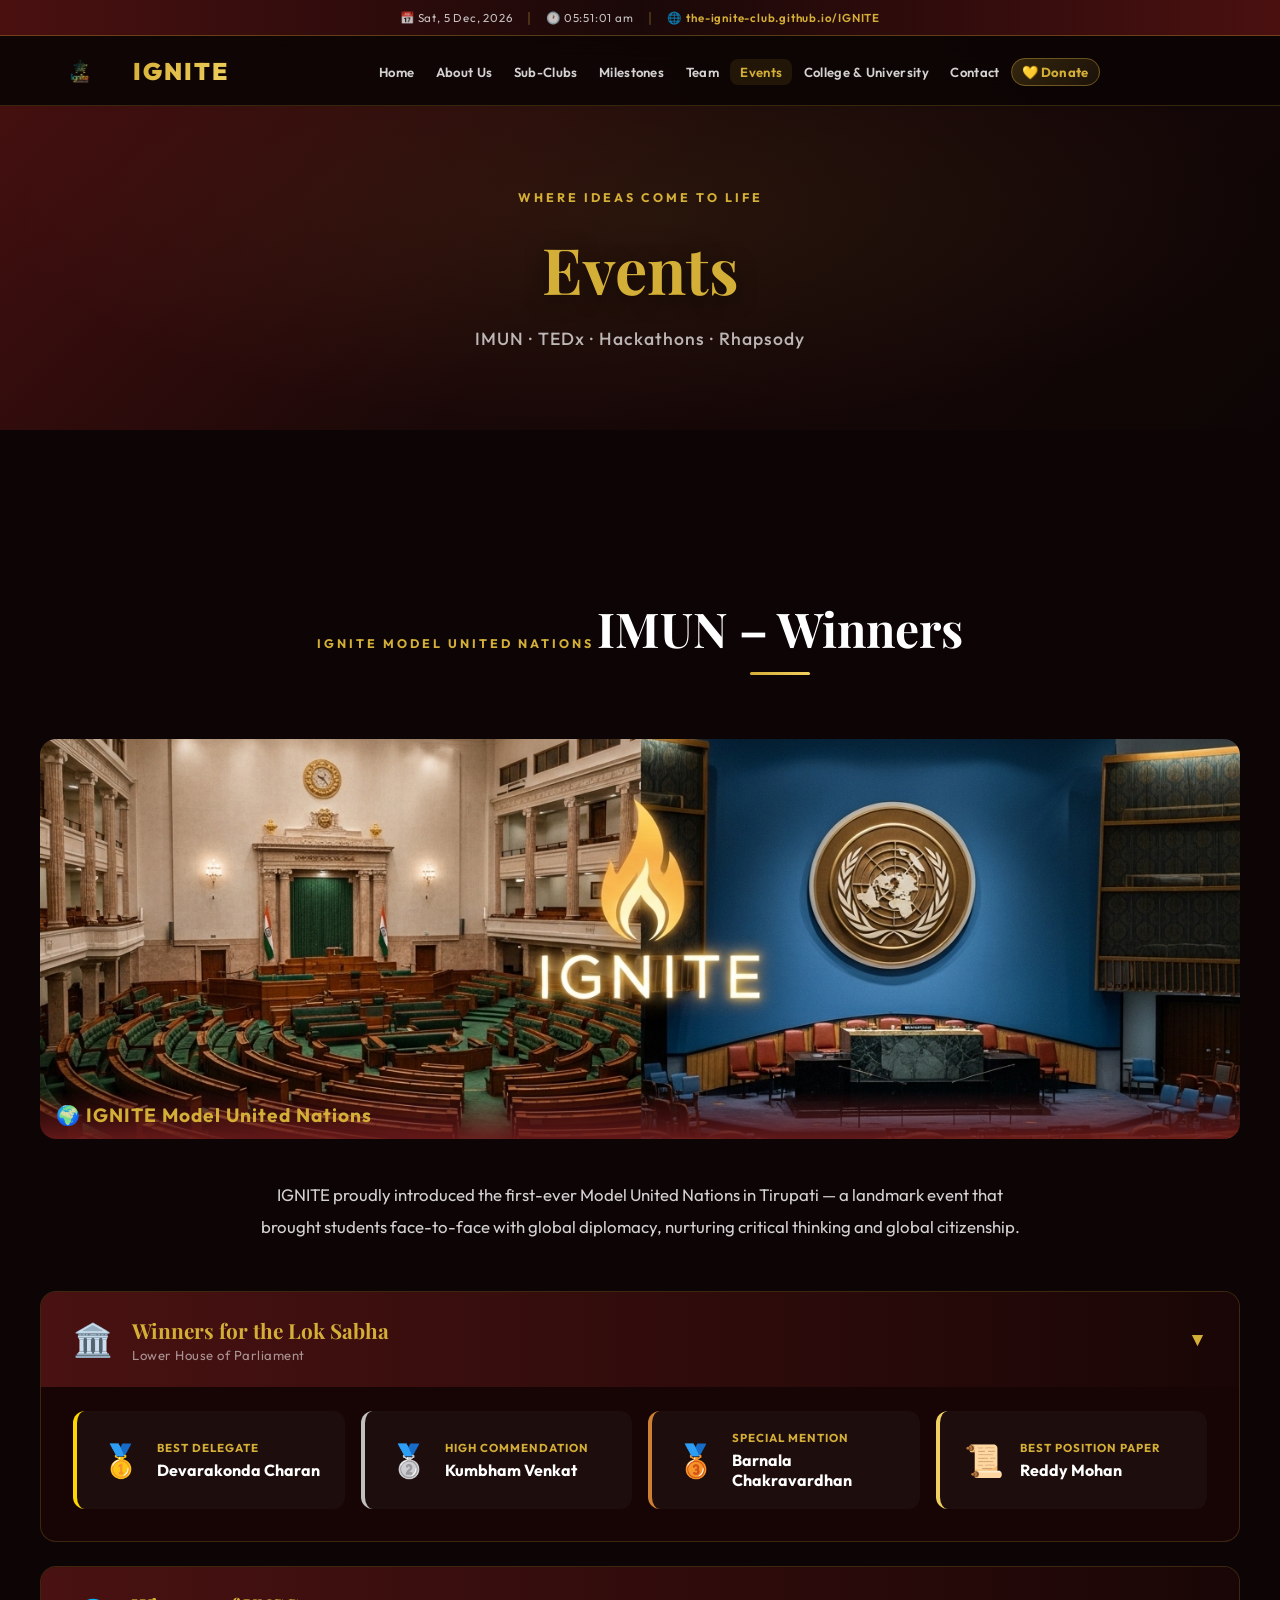
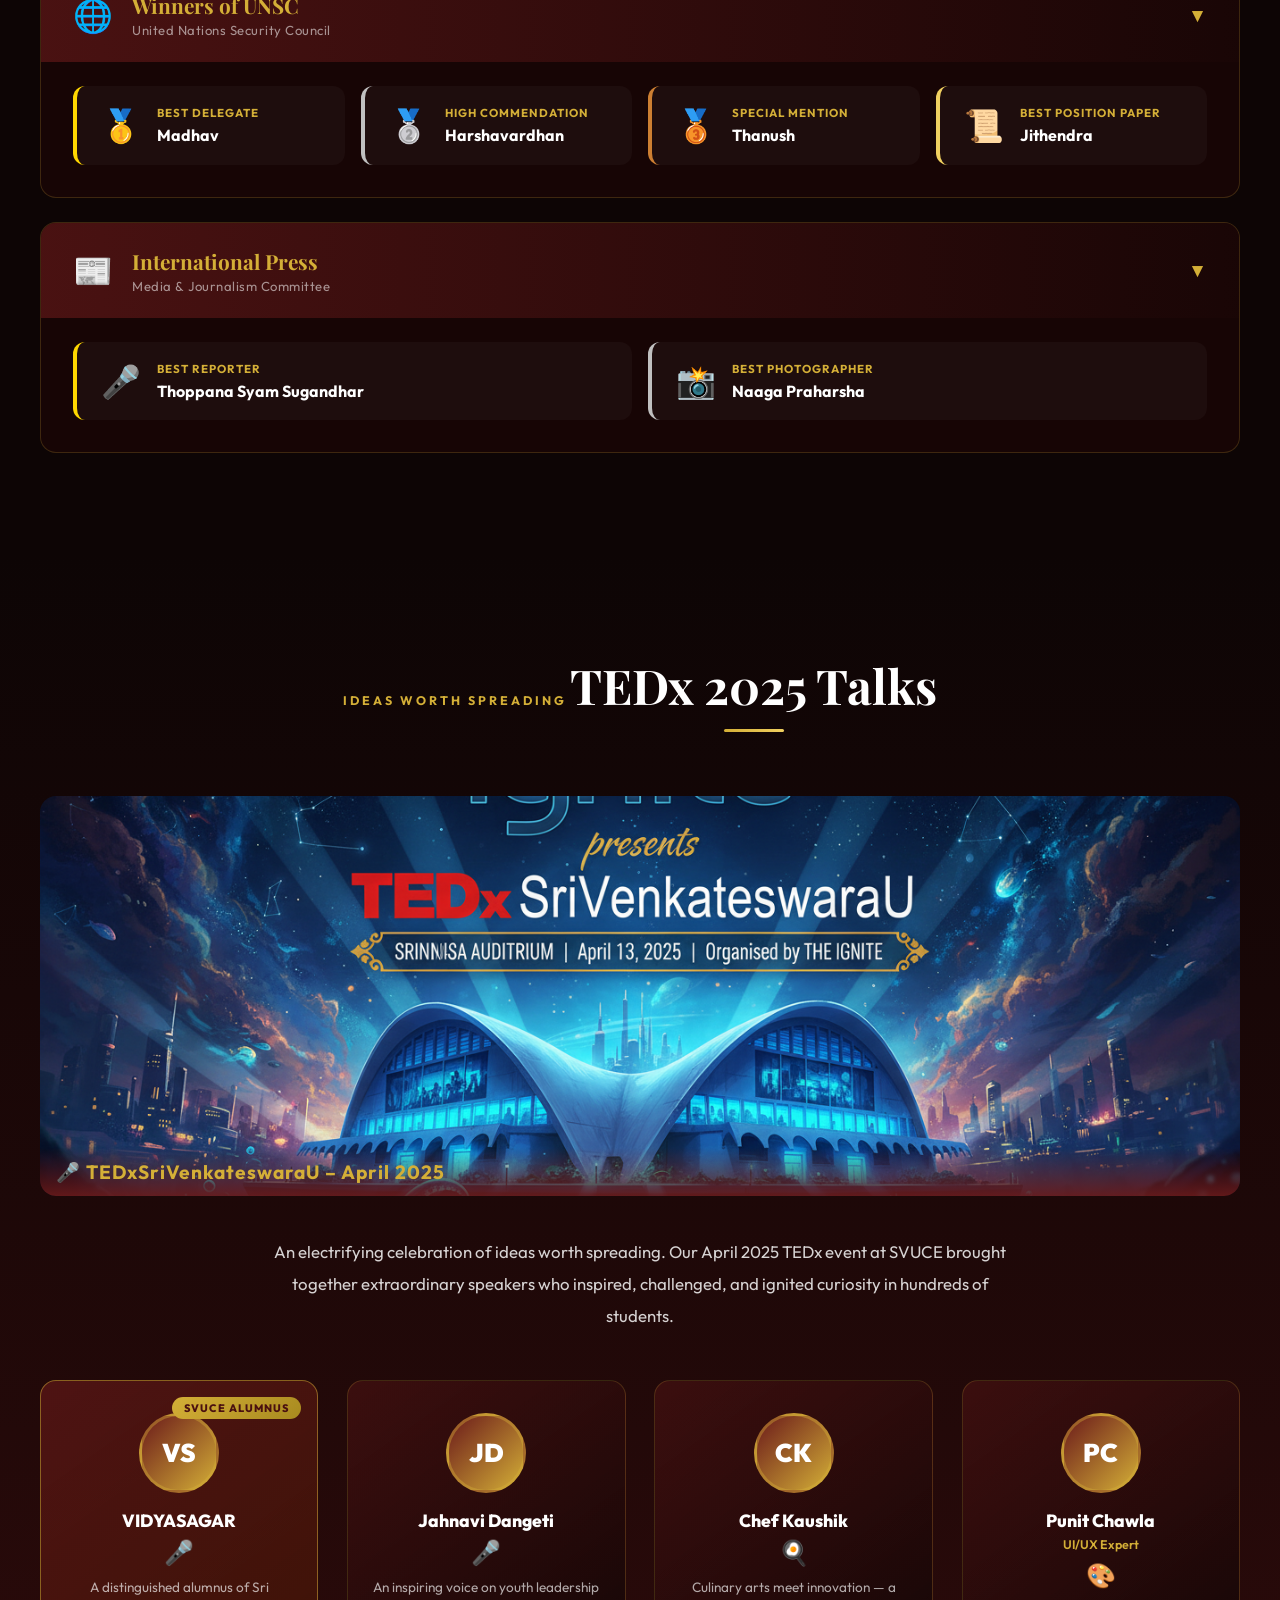
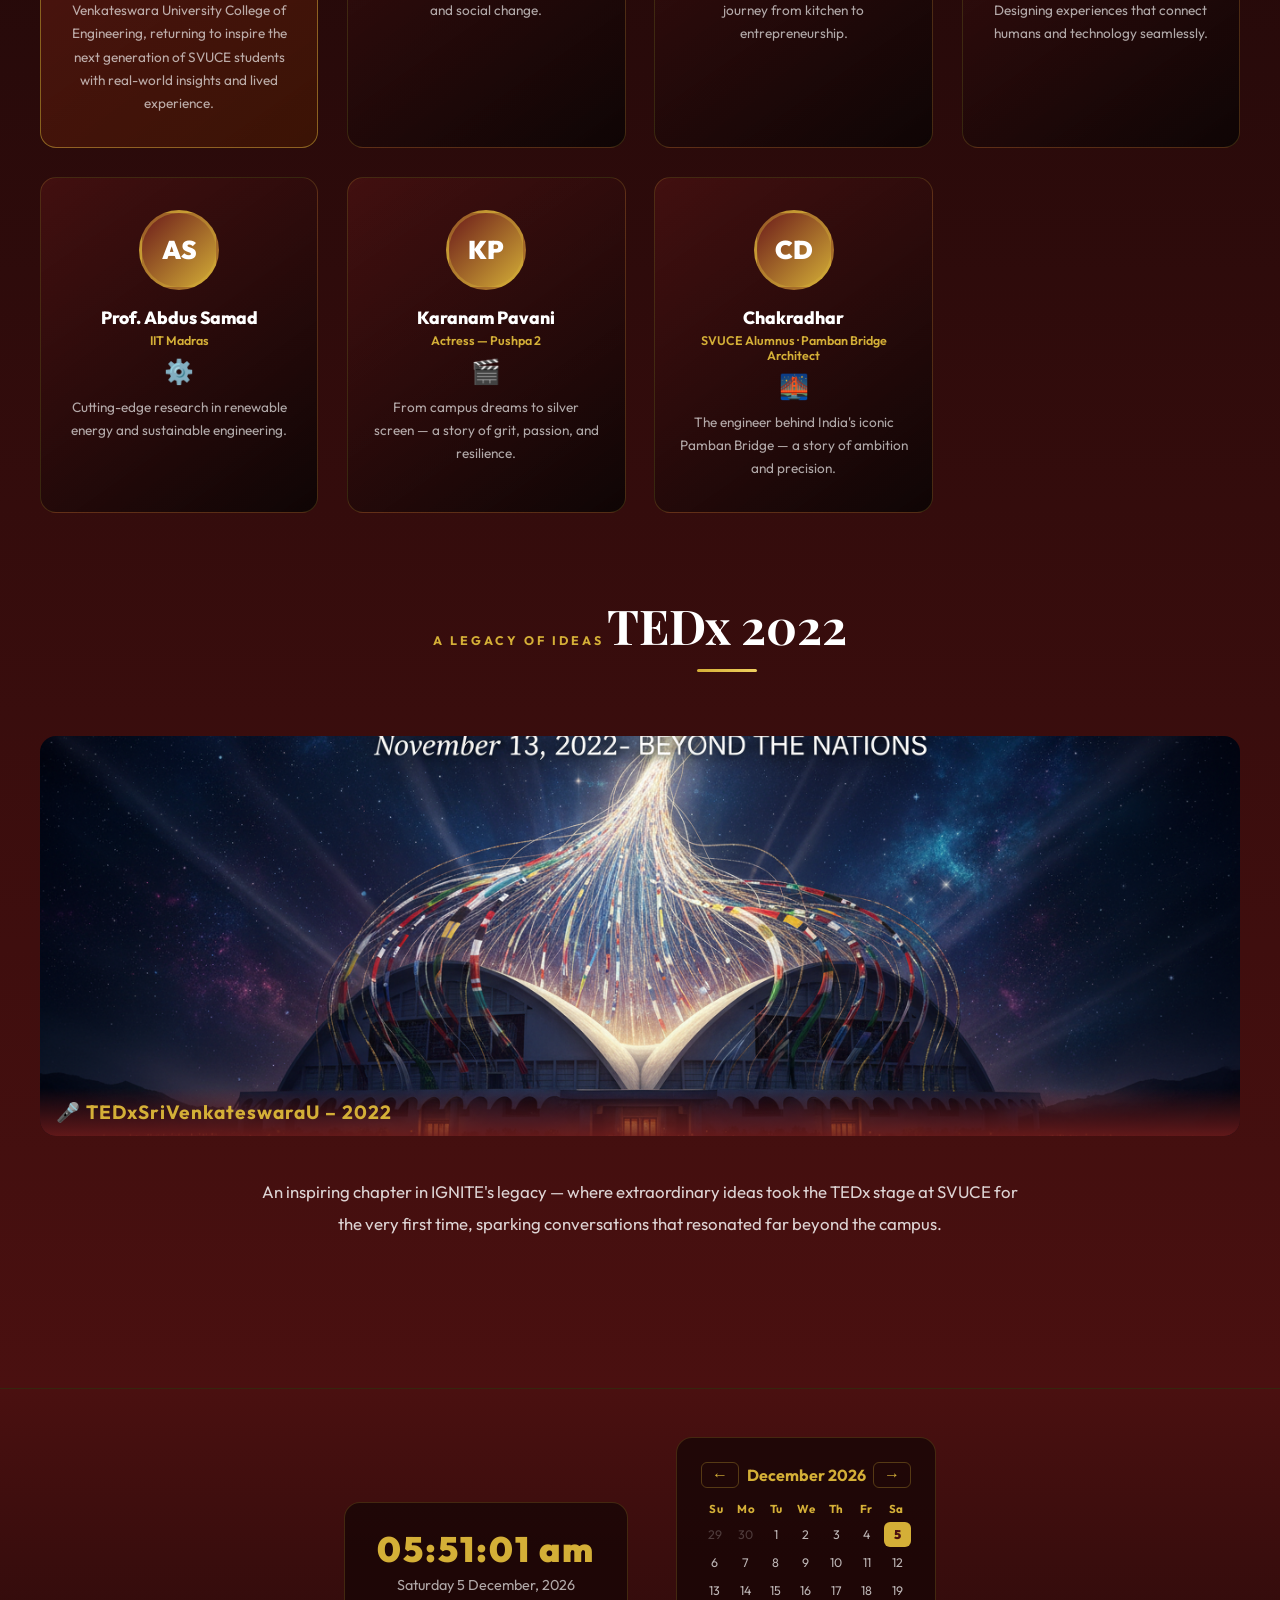
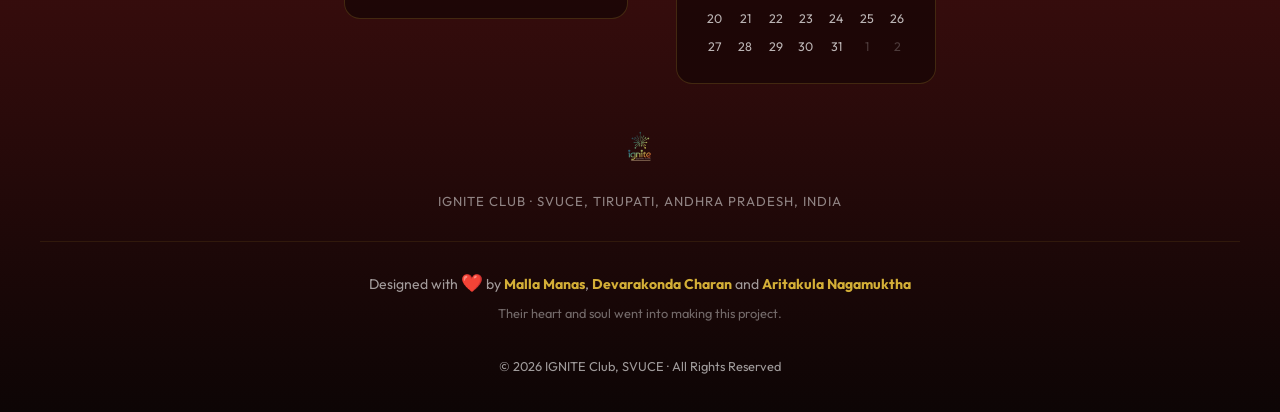
<file: events.html>
<!DOCTYPE html>
<html lang="en" dir="ltr">
<head>
  <meta charset="UTF-8" />
  <meta name="viewport" content="width=device-width, initial-scale=1.0" />
  <title>Events – IGNITE Club SVUCE | IMUN &amp; TEDx</title>
  <meta name="description" content="IGNITE Club events — IMUN winner lists and TEDx 2025 speaker profiles." />
  <link rel="stylesheet" href="styles.css" />
  <link rel="icon" type="image/png" href="IGNITE.png" />
  <script>
    function googleTranslateElementInit() {
      new google.translate.TranslateElement({
        pageLanguage: 'en',
        includedLanguages: 'en,hi,te,ta,kn,ml,mr,gu,pa,bn,or,as,ur,sa,ne,sd,kok,mni,doi,sat,mai,brx',
        layout: google.translate.TranslateElement.InlineLayout.SIMPLE,
        autoDisplay: false
      }, 'google_translate_element');
    }
  </script>
</head>
<body>

  <div class="info-bar" id="info-bar">
    <div class="info-bar-inner">
      <span class="info-item" id="info-date">📅 Loading…</span>
      <span class="info-sep">|</span>
      <span class="info-item" id="info-time">🕐 --:--:--</span>
      <span class="info-sep">|</span>
      <span class="info-item">🌐 <a href="https://the-ignite-club.github.io/IGNITE/" class="info-url" target="_blank">the-ignite-club.github.io/IGNITE</a></span>
    </div>
  </div>

  <nav id="navbar">
    <a class="logo-nav" href="index.html"><img src="IGNITE.png" alt="IGNITE Logo" /><span>IGNITE</span></a>
    <ul class="nav-links" id="nav-links">
      <li><a href="index.html">Home</a></li>
      <li><a href="index.html#about">About Us</a></li>
      <li><a href="index.html#subcubs">Sub-Clubs</a></li>
      <li><a href="index.html#milestones">Milestones</a></li>
      <li><a href="team.html">Team</a></li>
      <li><a href="events.html" class="nav-active">Events</a></li>
      <li><a href="index.html#college">College &amp; University</a></li>
      <li><a href="index.html#contact">Contact</a></li>
      <li><a href="donate.html" class="nav-donate">💛 Donate</a></li>
    </ul>
    <div class="nav-right">
      <div id="google_translate_element" class="gt-widget"></div>
      <div class="hamburger" id="hamburger" aria-label="Menu"><span></span><span></span><span></span></div>
    </div>
  </nav>

  <div class="page-hero">
    <div class="page-hero-content">
      <span class="section-label">Where Ideas Come to Life</span>
      <h1 class="page-hero-title">Events</h1>
      <p class="page-hero-sub">IMUN · TEDx · Hackathons · Rhapsody</p>
    </div>
  </div>

  <!-- IMUN -->
  <section id="imun">
    <div class="container">
      <div class="section-header reveal">
        <span class="section-label">IGNITE Model United Nations</span>
        <h2 class="section-title">IMUN – Winners</h2>
      </div>
      <div class="reveal">
        <div class="event-photo-hero">
          <img src="EVENTS PHOTOS/IGNITEMUN.jpeg" alt="IGNITE MUN" />
          <div class="photo-overlay" style="font-size:1.2rem;">🌍 IGNITE Model United Nations</div>
        </div>
        <p class="event-intro-text">IGNITE proudly introduced the first-ever Model United Nations in Tirupati — a landmark event that brought students face-to-face with global diplomacy, nurturing critical thinking and global citizenship.</p>
      </div>
      <div class="imun-committees reveal">
        <!-- LOK SABHA -->
        <div class="committee-card">
          <div class="committee-header" onclick="toggleCommittee(this)">
            <div class="committee-icon">🏛️</div>
            <div class="committee-header-text">
              <div class="committee-title">Winners for the Lok Sabha</div>
              <div class="committee-subtitle">Lower House of Parliament</div>
            </div>
            <div class="committee-toggle">▼</div>
          </div>
          <div class="committee-winners open">
            <div class="winner-card best-delegate"><div class="winner-trophy">🥇</div><div class="winner-info"><div class="winner-award">Best Delegate</div><div class="winner-name">Devarakonda Charan</div></div></div>
            <div class="winner-card high-commendation"><div class="winner-trophy">🥈</div><div class="winner-info"><div class="winner-award">High Commendation</div><div class="winner-name">Kumbham Venkat</div></div></div>
            <div class="winner-card special-mention"><div class="winner-trophy">🥉</div><div class="winner-info"><div class="winner-award">Special Mention</div><div class="winner-name">Barnala Chakravardhan</div></div></div>
            <div class="winner-card best-paper"><div class="winner-trophy">📜</div><div class="winner-info"><div class="winner-award">Best Position Paper</div><div class="winner-name">Reddy Mohan</div></div></div>
          </div>
        </div>
        <!-- UNSC -->
        <div class="committee-card">
          <div class="committee-header" onclick="toggleCommittee(this)">
            <div class="committee-icon">🌐</div>
            <div class="committee-header-text">
              <div class="committee-title">Winners of UNSC</div>
              <div class="committee-subtitle">United Nations Security Council</div>
            </div>
            <div class="committee-toggle">▼</div>
          </div>
          <div class="committee-winners open">
            <div class="winner-card best-delegate"><div class="winner-trophy">🥇</div><div class="winner-info"><div class="winner-award">Best Delegate</div><div class="winner-name">Madhav</div></div></div>
            <div class="winner-card high-commendation"><div class="winner-trophy">🥈</div><div class="winner-info"><div class="winner-award">High Commendation</div><div class="winner-name">Harshavardhan</div></div></div>
            <div class="winner-card special-mention"><div class="winner-trophy">🥉</div><div class="winner-info"><div class="winner-award">Special Mention</div><div class="winner-name">Thanush</div></div></div>
            <div class="winner-card best-paper"><div class="winner-trophy">📜</div><div class="winner-info"><div class="winner-award">Best Position Paper</div><div class="winner-name">Jithendra</div></div></div>
          </div>
        </div>
        <!-- PRESS -->
        <div class="committee-card">
          <div class="committee-header" onclick="toggleCommittee(this)">
            <div class="committee-icon">📰</div>
            <div class="committee-header-text">
              <div class="committee-title">International Press</div>
              <div class="committee-subtitle">Media &amp; Journalism Committee</div>
            </div>
            <div class="committee-toggle">▼</div>
          </div>
          <div class="committee-winners open">
            <div class="winner-card best-delegate"><div class="winner-trophy">🎤</div><div class="winner-info"><div class="winner-award">Best Reporter</div><div class="winner-name">Thoppana Syam Sugandhar</div></div></div>
            <div class="winner-card high-commendation"><div class="winner-trophy">📸</div><div class="winner-info"><div class="winner-award">Best Photographer</div><div class="winner-name">Naaga Praharsha</div></div></div>
          </div>
        </div>
      </div>
    </div>
  </section>

  <!-- TEDX 2025 -->
  <section id="tedx" class="tedx-section">
    <div class="container">
      <div class="section-header reveal">
        <span class="section-label">Ideas Worth Spreading</span>
        <h2 class="section-title">TEDx 2025 Talks</h2>
      </div>
      <div class="reveal">
        <div class="event-photo-hero">
          <img src="EVENTS PHOTOS/TEDX2025.png" alt="TEDx 2025" />
          <div class="photo-overlay" style="font-size:1.2rem;">🎤 TEDxSriVenkateswaraU – April 2025</div>
        </div>
        <p class="event-intro-text">An electrifying celebration of ideas worth spreading. Our April 2025 TEDx event at SVUCE brought together extraordinary speakers who inspired, challenged, and ignited curiosity in hundreds of students.</p>
      </div>
      <div class="tedx-speakers-grid reveal">
        <div class="tedx-speaker-card speaker-featured">
          <div class="speaker-badge alumnus">SVUCE Alumnus</div>
          <div class="speaker-avatar"><span>VS</span></div>
          <div class="speaker-name">VIDYASAGAR</div>
          <div class="speaker-talk-icon">🎤</div>
          <div class="speaker-desc">A distinguished alumnus of Sri Venkateswara University College of Engineering, returning to inspire the next generation of SVUCE students with real-world insights and lived experience.</div>
        </div>
        <div class="tedx-speaker-card"><div class="speaker-avatar"><span>JD</span></div><div class="speaker-name">Jahnavi Dangeti</div><div class="speaker-talk-icon">🎤</div><div class="speaker-desc">An inspiring voice on youth leadership and social change.</div></div>
        <div class="tedx-speaker-card"><div class="speaker-avatar"><span>CK</span></div><div class="speaker-name">Chef Kaushik</div><div class="speaker-talk-icon">🍳</div><div class="speaker-desc">Culinary arts meet innovation — a journey from kitchen to entrepreneurship.</div></div>
        <div class="tedx-speaker-card"><div class="speaker-avatar"><span>PC</span></div><div class="speaker-name">Punit Chawla</div><div class="speaker-role">UI/UX Expert</div><div class="speaker-talk-icon">🎨</div><div class="speaker-desc">Designing experiences that connect humans and technology seamlessly.</div></div>
        <div class="tedx-speaker-card"><div class="speaker-avatar"><span>AS</span></div><div class="speaker-name">Prof. Abdus Samad</div><div class="speaker-role">IIT Madras</div><div class="speaker-talk-icon">⚙️</div><div class="speaker-desc">Cutting-edge research in renewable energy and sustainable engineering.</div></div>
        <div class="tedx-speaker-card"><div class="speaker-avatar"><span>KP</span></div><div class="speaker-name">Karanam Pavani</div><div class="speaker-role">Actress — Pushpa 2</div><div class="speaker-talk-icon">🎬</div><div class="speaker-desc">From campus dreams to silver screen — a story of grit, passion, and resilience.</div></div>
        <div class="tedx-speaker-card"><div class="speaker-avatar"><span>CD</span></div><div class="speaker-name">Chakradhar</div><div class="speaker-role">SVUCE Alumnus · Pamban Bridge Architect</div><div class="speaker-talk-icon">🌉</div><div class="speaker-desc">The engineer behind India's iconic Pamban Bridge — a story of ambition and precision.</div></div>
      </div>

      <!-- TEDx 2022 -->
      <div class="section-header reveal" style="margin-top:5rem;">
        <span class="section-label">A Legacy of Ideas</span>
        <h2 class="section-title">TEDx 2022</h2>
      </div>
      <div class="reveal">
        <div class="event-photo-hero">
          <img src="EVENTS PHOTOS/TEDX2022.png" alt="TEDx 2022" />
          <div class="photo-overlay" style="font-size:1.2rem;">🎤 TEDxSriVenkateswaraU – 2022</div>
        </div>
        <p class="event-intro-text">An inspiring chapter in IGNITE's legacy — where extraordinary ideas took the TEDx stage at SVUCE for the very first time, sparking conversations that resonated far beyond the campus.</p>
      </div>
    </div>
  </section>

  <footer>
    <div class="container">
      <div class="footer-top">
        <div class="footer-clock"><div class="time" id="live-time">--:--:--</div><div class="date" id="live-date">Loading…</div></div>
        <div class="mini-calendar">
          <div class="cal-header"><button onclick="calPrev()">&#8592;</button><span id="cal-month"></span><button onclick="calNext()">&#8594;</button></div>
          <div class="cal-days-head"><span>Su</span><span>Mo</span><span>Tu</span><span>We</span><span>Th</span><span>Fr</span><span>Sa</span></div>
          <div class="cal-grid" id="cal-grid"></div>
        </div>
      </div>
      <div style="text-align:center;margin-bottom:1.5rem;">
        <img src="IGNITE.png" alt="IGNITE" style="height:60px;opacity:0.85;margin-bottom:0.8rem;mix-blend-mode:screen;" />
        <p style="color:rgba(255,255,255,0.5);font-size:0.82rem;letter-spacing:1px;text-transform:uppercase;">IGNITE Club · SVUCE, Tirupati, Andhra Pradesh, India</p>
      </div>
      <div class="footer-bottom">
        <p class="footer-credits">
          Designed with <span style="color:#e74c3c;font-size:1.1rem;">❤️</span> by
          <strong>Malla Manas</strong>, <strong>Devarakonda Charan</strong> and <strong>Aritakula Nagamuktha</strong><br />
          <span style="font-size:0.8rem;color:rgba(255,255,255,0.4);">Their heart and soul went into making this project.</span><br /><br />
          <span style="font-size:0.8rem;">© <span id="copy-year"></span> IGNITE Club, SVUCE · All Rights Reserved</span>
        </p>
      </div>
    </div>
  </footer>

  <script>document.getElementById('copy-year').textContent = new Date().getFullYear();</script>
  <script src="translations.js"></script>
  <script src="main.js"></script>
  <script type="text/javascript" src="//translate.google.com/translate_a/element.js?cb=googleTranslateElementInit"></script>
  <script>
    function toggleCommittee(headerEl) {
      const winners = headerEl.nextElementSibling;
      const toggle = headerEl.querySelector('.committee-toggle');
      winners.classList.toggle('open');
      toggle.style.transform = winners.classList.contains('open') ? 'rotate(180deg)' : 'rotate(0)';
    }
  </script>
</body>
</html>
</file>
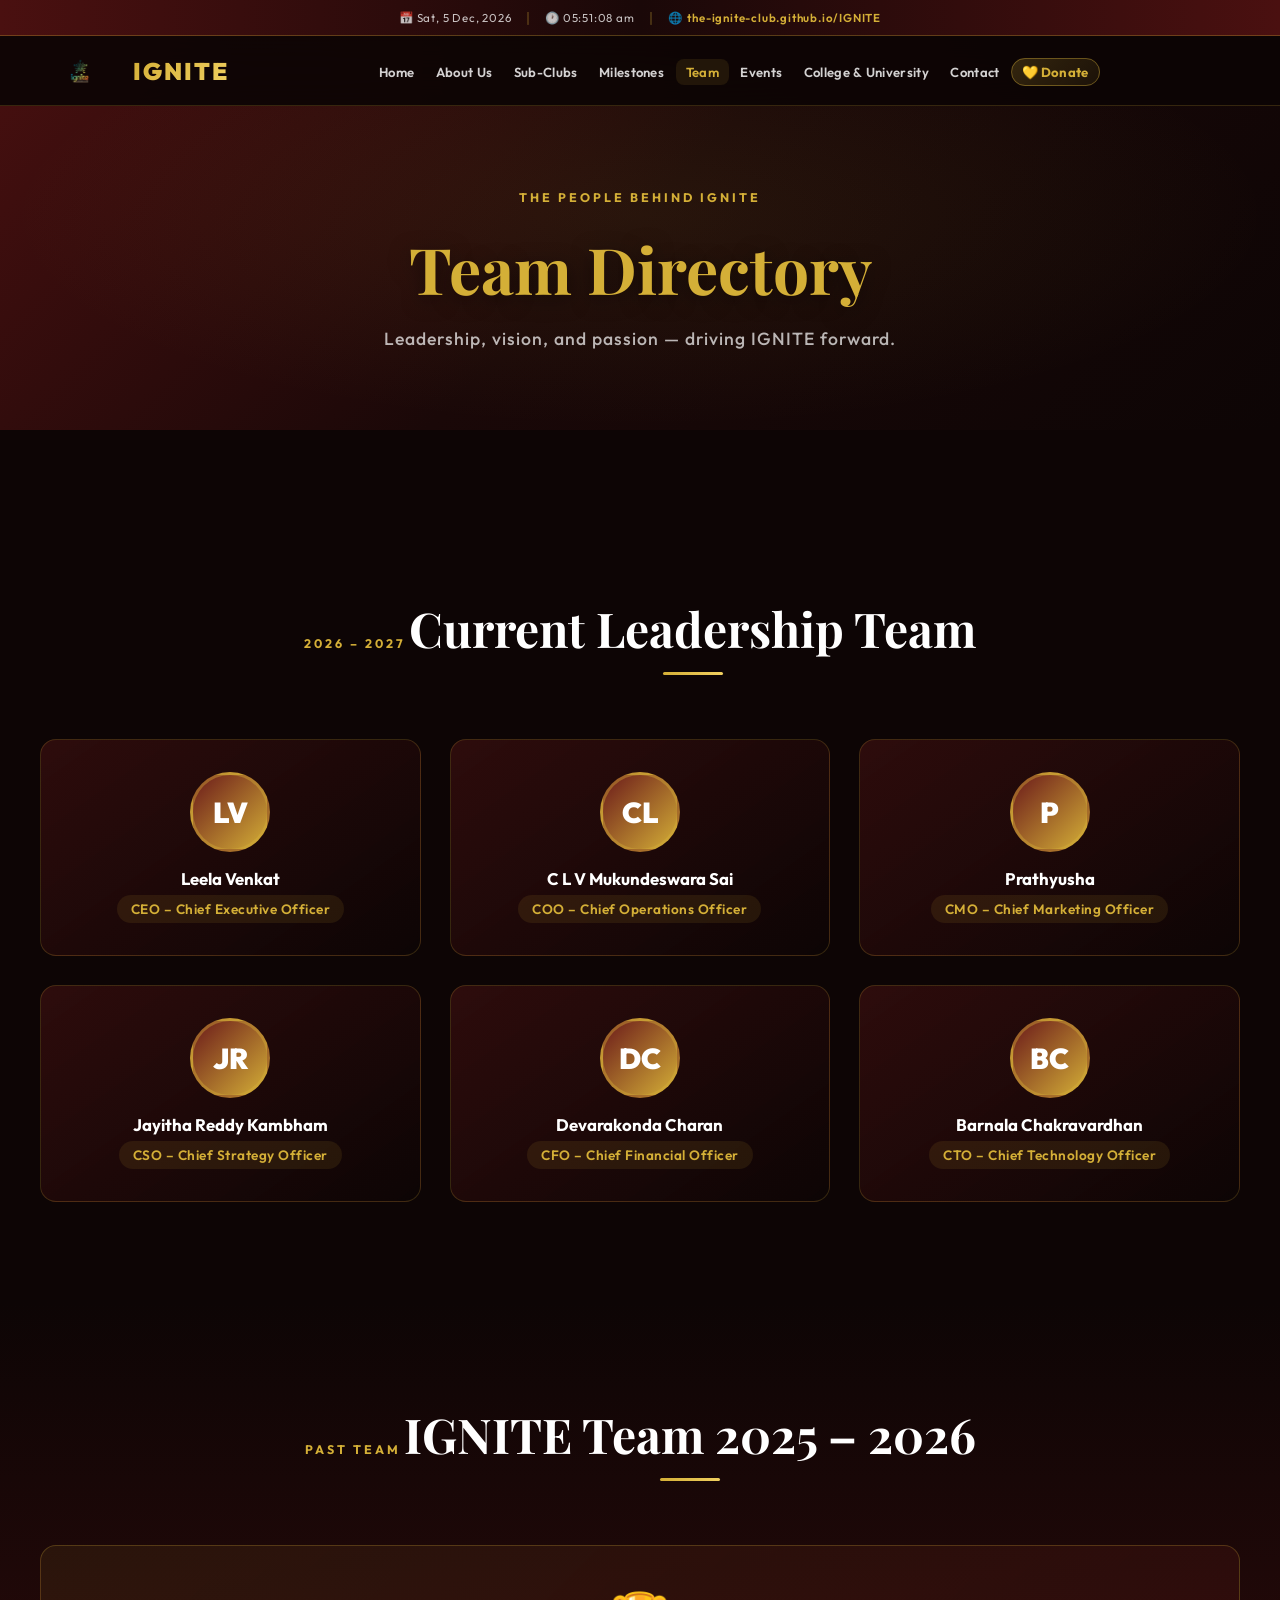
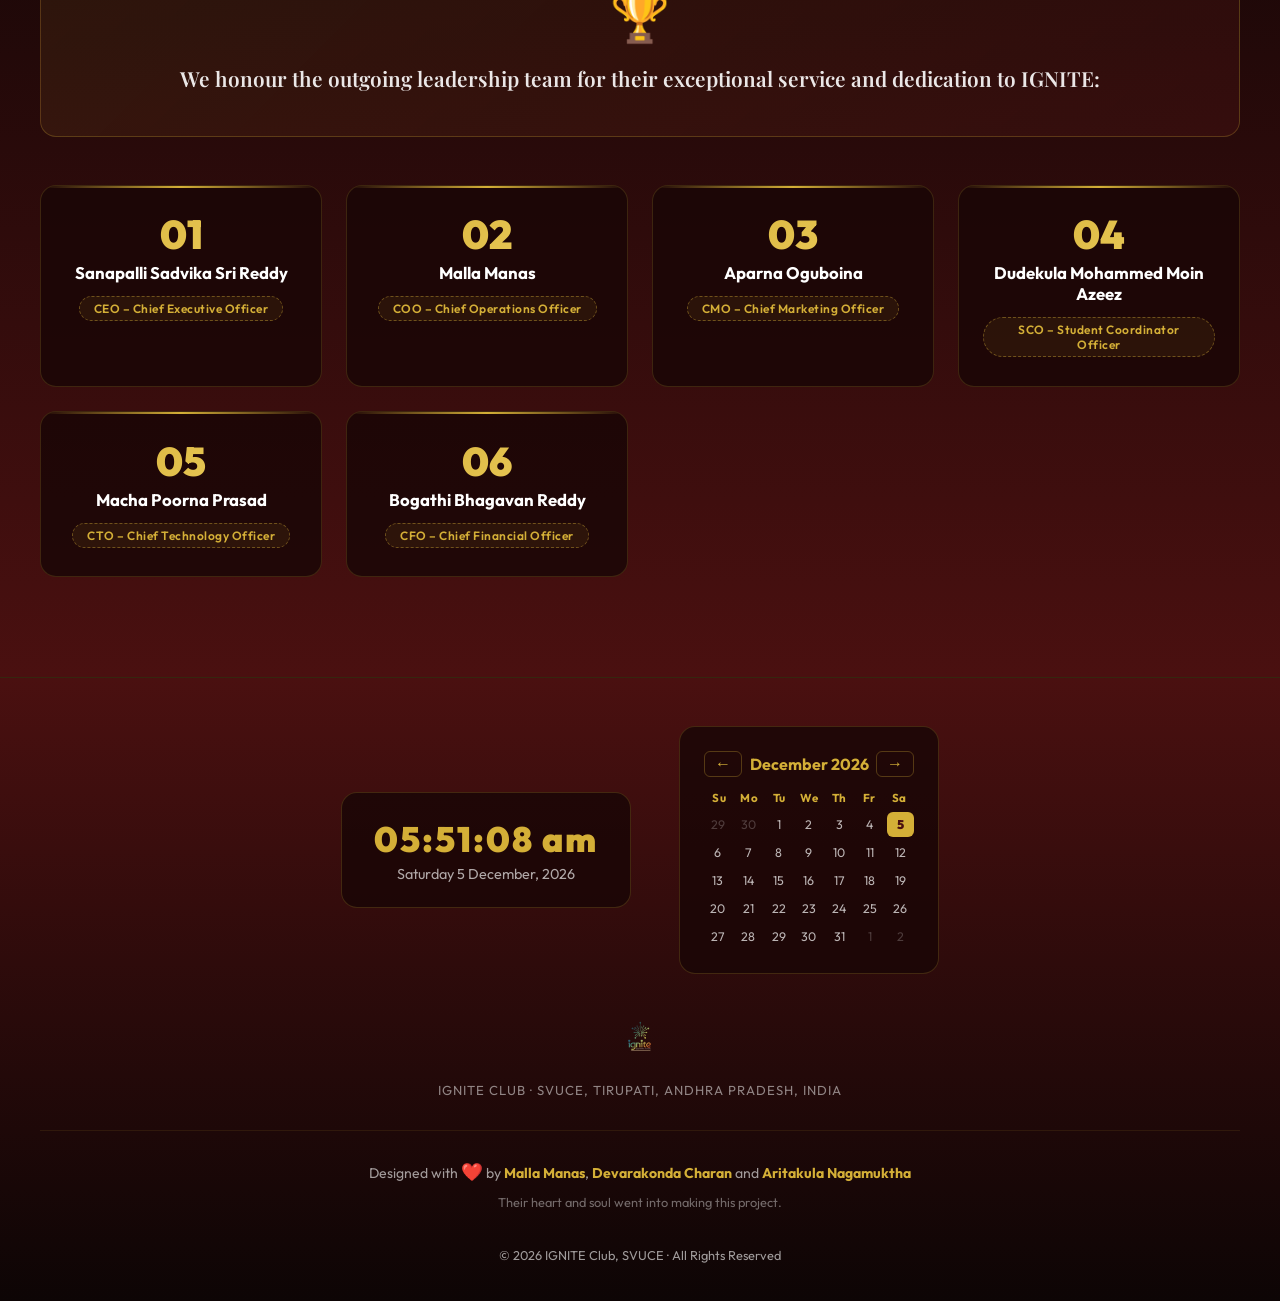
<file: team.html>
<!DOCTYPE html>
<html lang="en" dir="ltr">
<head>
  <meta charset="UTF-8" />
  <meta name="viewport" content="width=device-width, initial-scale=1.0" />
  <title>Team Directory – IGNITE Club, SVUCE</title>
  <meta name="description" content="Meet the leadership team and upcoming 2026-2027 members of IGNITE Club, SVUCE Tirupati." />
  <link rel="stylesheet" href="styles.css" />
  <link rel="icon" type="image/png" href="IGNITE.png" />
  <script>
    function googleTranslateElementInit() {
      new google.translate.TranslateElement({
        pageLanguage: 'en',
        includedLanguages: 'en,hi,te,ta,kn,ml,mr,gu,pa,bn,or,as,ur,sa,ne,sd,kok,mni,doi,sat,mai,brx',
        layout: google.translate.TranslateElement.InlineLayout.SIMPLE,
        autoDisplay: false
      }, 'google_translate_element');
    }
  </script>
</head>
<body>

  <div class="info-bar" id="info-bar">
    <div class="info-bar-inner">
      <span class="info-item" id="info-date">📅 Loading…</span>
      <span class="info-sep">|</span>
      <span class="info-item" id="info-time">🕐 --:--:--</span>
      <span class="info-sep">|</span>
      <span class="info-item">🌐 <a href="https://the-ignite-club.github.io/IGNITE/" class="info-url" target="_blank">the-ignite-club.github.io/IGNITE</a></span>
    </div>
  </div>

  <nav id="navbar">
    <a class="logo-nav" href="index.html">
      <img src="IGNITE.png" alt="IGNITE Logo" />
      <span>IGNITE</span>
    </a>
    <ul class="nav-links" id="nav-links">
      <li><a href="index.html">Home</a></li>
      <li><a href="index.html#about">About Us</a></li>
      <li><a href="index.html#subcubs">Sub-Clubs</a></li>
      <li><a href="index.html#milestones">Milestones</a></li>
      <li><a href="team.html" class="nav-active">Team</a></li>
      <li><a href="events.html">Events</a></li>
      <li><a href="index.html#college">College &amp; University</a></li>
      <li><a href="index.html#contact">Contact</a></li>
      <li><a href="donate.html" class="nav-donate">💛 Donate</a></li>
    </ul>
    <div class="nav-right">
      <div id="google_translate_element" class="gt-widget"></div>
      <div class="hamburger" id="hamburger" aria-label="Menu"><span></span><span></span><span></span></div>
    </div>
  </nav>

  <div class="page-hero">
    <div class="page-hero-content">
      <span class="section-label">The People Behind IGNITE</span>
      <h1 class="page-hero-title">Team Directory</h1>
      <p class="page-hero-sub">Leadership, vision, and passion — driving IGNITE forward.</p>
    </div>
  </div>

  <section id="leadership">
    <div class="container">
      <div class="section-header reveal">
        <span class="section-label">2026 – 2027</span>
        <h2 class="section-title">Current Leadership Team</h2>
      </div>
      <div class="members-grid" id="members-grid"></div>
    </div>
  </section>

  <section id="team-2025" class="team-2026-section">
    <div class="container">
      <div class="section-header reveal">
        <span class="section-label">Past Team</span>
        <h2 class="section-title">IGNITE Team 2025 – 2026</h2>
      </div>
      <div class="team-2026-banner reveal">
        <div class="team-2026-icon">🏆</div>
        <p class="team-2026-msg">We honour the outgoing leadership team for their exceptional service and dedication to IGNITE:</p>
      </div>
      <div class="team-2026-grid reveal">
        <div class="team-2026-card"><div class="member-2026-num">01</div><div class="member-2026-name">Sanapalli Sadvika Sri Reddy</div><div class="member-2026-badge">CEO – Chief Executive Officer</div></div>
        <div class="team-2026-card"><div class="member-2026-num">02</div><div class="member-2026-name">Malla Manas</div><div class="member-2026-badge">COO – Chief Operations Officer</div></div>
        <div class="team-2026-card"><div class="member-2026-num">03</div><div class="member-2026-name">Aparna Oguboina</div><div class="member-2026-badge">CMO – Chief Marketing Officer</div></div>
        <div class="team-2026-card"><div class="member-2026-num">04</div><div class="member-2026-name">Dudekula Mohammed Moin Azeez</div><div class="member-2026-badge">SCO – Student Coordinator Officer</div></div>
        <div class="team-2026-card"><div class="member-2026-num">05</div><div class="member-2026-name">Macha Poorna Prasad</div><div class="member-2026-badge">CTO – Chief Technology Officer</div></div>
        <div class="team-2026-card"><div class="member-2026-num">06</div><div class="member-2026-name">Bogathi Bhagavan Reddy</div><div class="member-2026-badge">CFO – Chief Financial Officer</div></div>
      </div>
    </div>
  </section>

  <footer>
    <div class="container">
      <div class="footer-top">
        <div class="footer-clock">
          <div class="time" id="live-time">--:--:--</div>
          <div class="date" id="live-date">Loading…</div>
        </div>
        <div class="mini-calendar">
          <div class="cal-header">
            <button onclick="calPrev()" aria-label="Previous month">&#8592;</button>
            <span id="cal-month"></span>
            <button onclick="calNext()" aria-label="Next month">&#8594;</button>
          </div>
          <div class="cal-days-head"><span>Su</span><span>Mo</span><span>Tu</span><span>We</span><span>Th</span><span>Fr</span><span>Sa</span></div>
          <div class="cal-grid" id="cal-grid"></div>
        </div>
      </div>
      <div style="text-align:center;margin-bottom:1.5rem;">
        <img src="IGNITE.png" alt="IGNITE" style="height:60px;opacity:0.85;margin-bottom:0.8rem;mix-blend-mode:screen;" />
        <p style="color:rgba(255,255,255,0.5);font-size:0.82rem;letter-spacing:1px;text-transform:uppercase;">IGNITE Club · SVUCE, Tirupati, Andhra Pradesh, India</p>
      </div>
      <div class="footer-bottom">
        <p class="footer-credits">
          Designed with <span style="color:#e74c3c;font-size:1.1rem;">❤️</span> by
          <strong>Malla Manas</strong>, <strong>Devarakonda Charan</strong> and <strong>Aritakula Nagamuktha</strong><br />
          <span style="font-size:0.8rem;color:rgba(255,255,255,0.4);">Their heart and soul went into making this project.</span><br /><br />
          <span style="font-size:0.8rem;">© <span id="copy-year"></span> IGNITE Club, SVUCE · All Rights Reserved</span>
        </p>
      </div>
    </div>
  </footer>

  <script>document.getElementById('copy-year').textContent = new Date().getFullYear();</script>
  <script src="translations.js"></script>
  <script src="main.js"></script>
  <script type="text/javascript" src="//translate.google.com/translate_a/element.js?cb=googleTranslateElementInit"></script>
</body>
</html>
</file>
<file: styles.css>
/* =============================================
   IGNITE CLUB – SVUCE   |   styles.css  v2.0
   Palette: Deep Maroon #6B1A1A | Gold #D4AF37
   ============================================= */
@import url('https://fonts.googleapis.com/css2?family=Outfit:wght@300;400;600;700;900&family=Playfair+Display:wght@700&display=swap');
:root{--maroon:#6B1A1A;--maroon-dark:#4a1010;--maroon-light:#8b2020;--gold:#D4AF37;--gold-light:#f0d060;--gold-dark:#a88a1f;--white:#ffffff;--cream:#fdf8ee;--dark:#0d0505;--gray:#888;--card-bg:rgba(26,6,6,0.85);--glass:rgba(107,26,26,0.15);--transition:0.35s cubic-bezier(0.4,0,0.2,1);--radius:16px;--shadow:0 8px 40px rgba(0,0,0,0.45);--info-bar-height:36px;--nav-height:70px;}
*,*::before,*::after{box-sizing:border-box;margin:0;padding:0;}
html{scroll-behavior:smooth;font-size:16px;}
body{font-family:'Outfit',sans-serif;background:var(--dark);color:var(--white);overflow-x:hidden;}
::-webkit-scrollbar{width:6px;}::-webkit-scrollbar-track{background:var(--dark);}::-webkit-scrollbar-thumb{background:var(--gold);border-radius:3px;}

/* INFO BAR */
.info-bar{position:fixed;top:0;left:0;right:0;z-index:1100;height:var(--info-bar-height);background:linear-gradient(90deg,var(--maroon-dark) 0%,#1a0808 50%,var(--maroon-dark) 100%);border-bottom:1px solid rgba(212,175,55,0.3);display:flex;align-items:center;justify-content:center;font-size:0.72rem;letter-spacing:0.8px;}
.info-bar-inner{display:flex;align-items:center;gap:14px;flex-wrap:wrap;justify-content:center;}
.info-item{color:rgba(255,255,255,0.75);display:flex;align-items:center;gap:5px;}
.info-sep{color:rgba(212,175,55,0.4);font-size:0.9rem;}
.info-url{color:var(--gold);text-decoration:none;font-weight:600;transition:color var(--transition);}
.info-url:hover{color:var(--gold-light);text-decoration:underline;}

/* NAVBAR */
nav{position:fixed;top:var(--info-bar-height);left:0;right:0;z-index:1000;display:flex;align-items:center;justify-content:space-between;padding:0 2.5rem;height:var(--nav-height);background:rgba(13,5,5,0.92);backdrop-filter:blur(18px);border-bottom:1px solid rgba(212,175,55,0.2);transition:background var(--transition);}
nav .logo-nav{display:flex;align-items:center;gap:12px;text-decoration:none;}
nav .logo-nav img{height:46px;border-radius:0;mix-blend-mode:screen;filter:brightness(1.1) contrast(1.05);}
nav .logo-nav span{font-size:1.5rem;font-weight:900;background:linear-gradient(135deg,var(--gold),var(--gold-light));-webkit-background-clip:text;background-clip:text;-webkit-text-fill-color:transparent;letter-spacing:2px;}
.nav-links{display:flex;align-items:center;gap:0.1rem;list-style:none;}
.nav-links a{color:rgba(255,255,255,0.82);text-decoration:none;font-size:0.82rem;font-weight:600;padding:5px 10px;border-radius:8px;transition:color var(--transition),background var(--transition);letter-spacing:0.3px;}
.nav-links a:hover,.nav-links a.nav-active{color:var(--gold);background:rgba(212,175,55,0.1);}
.nav-donate{background:linear-gradient(135deg,rgba(212,175,55,0.2),rgba(212,175,55,0.08))!important;border:1px solid rgba(212,175,55,0.4)!important;border-radius:20px!important;color:var(--gold)!important;font-weight:700!important;}
.nav-donate:hover{background:rgba(212,175,55,0.3)!important;}
.nav-right{display:flex;align-items:center;gap:0.8rem;}
.gt-widget{display:flex;align-items:center;}
.gt-widget .goog-te-gadget{margin:0!important;}
.gt-widget .goog-te-gadget-simple{background:rgba(212,175,55,0.12)!important;border:1px solid var(--gold)!important;border-radius:8px!important;padding:4px 10px!important;font-family:'Outfit',sans-serif!important;font-size:0.82rem!important;color:var(--gold)!important;}
.gt-widget .goog-te-gadget-simple .goog-te-menu-value span{color:var(--gold)!important;}
.goog-te-banner-frame{display:none!important;}
body{top:0!important;}
.hamburger{display:none;cursor:pointer;flex-direction:column;gap:5px;}
.hamburger span{display:block;width:26px;height:2px;background:var(--gold);border-radius:2px;transition:var(--transition);}

/* HERO */
#home{position:relative;height:100vh;min-height:600px;display:flex;align-items:center;justify-content:center;overflow:hidden;padding-top:calc(var(--info-bar-height) + var(--nav-height));}
.hero-video-wrap{position:absolute;inset:0;z-index:0;background-size:cover;background-position:center;background-repeat:no-repeat;transition:background-image 0.08s linear;}
.hero-video-wrap::after{content:'';position:absolute;inset:0;background:linear-gradient(135deg,rgba(75,10,10,0.82) 0%,rgba(13,5,5,0.75) 60%,rgba(107,26,26,0.5) 100%);}
.hero-content{position:relative;z-index:2;text-align:center;padding:0 1.5rem;animation:fadeUp 1.1s ease forwards;}
.hero-logo{width:200px;height:200px;object-fit:contain;mix-blend-mode:screen;filter:drop-shadow(0 0 40px rgba(212,175,55,0.7)) brightness(1.1);animation:pulse-glow 3s ease-in-out infinite;margin-bottom:1.5rem;}
@keyframes pulse-glow{0%,100%{filter:drop-shadow(0 0 30px rgba(212,175,55,0.6));}50%{filter:drop-shadow(0 0 60px rgba(212,175,55,1));}}
.hero-title{font-family:'Playfair Display',serif;font-size:clamp(2.8rem,6vw,5rem);color:var(--gold);line-height:1.1;margin-bottom:1rem;text-shadow:0 4px 20px rgba(0,0,0,0.6);}
.hero-subtitle{font-size:clamp(0.95rem,2vw,1.2rem);color:rgba(255,255,255,0.85);max-width:600px;margin:0 auto 0.6rem;letter-spacing:0.5px;}
.hero-college{font-size:clamp(0.78rem,1.5vw,1rem);color:var(--gold-light);margin-bottom:2rem;font-weight:600;letter-spacing:1px;text-transform:uppercase;}
.btn-primary{display:inline-block;padding:14px 40px;background:linear-gradient(135deg,var(--gold),var(--gold-dark));color:var(--maroon-dark);border:none;border-radius:50px;font-family:'Outfit',sans-serif;font-size:1rem;font-weight:700;cursor:pointer;text-decoration:none;letter-spacing:1px;text-transform:uppercase;box-shadow:0 6px 30px rgba(212,175,55,0.45);transition:transform var(--transition),box-shadow var(--transition);}
.btn-primary:hover{transform:translateY(-3px);box-shadow:0 12px 40px rgba(212,175,55,0.65);}
.btn-outline-sm{display:inline-block;padding:7px 18px;border:1px solid var(--gold);border-radius:20px;color:var(--gold);font-size:0.82rem;font-weight:600;text-decoration:none;letter-spacing:0.5px;transition:background var(--transition),color var(--transition);margin-top:0.5rem;}
.btn-outline-sm:hover{background:var(--gold);color:var(--maroon-dark);}
.scroll-indicator{position:absolute;bottom:30px;left:50%;transform:translateX(-50%);z-index:2;display:flex;flex-direction:column;align-items:center;gap:6px;animation:bounce 2s infinite;}
.scroll-indicator span{width:2px;height:50px;background:linear-gradient(to bottom,var(--gold),transparent);}
@keyframes bounce{0%,100%{transform:translateX(-50%) translateY(0)}50%{transform:translateX(-50%) translateY(10px)}}

/* MARQUEE */
.flash-news-bar{background:linear-gradient(90deg,var(--maroon-dark),var(--maroon),var(--maroon-dark));border-top:2px solid var(--gold);border-bottom:2px solid var(--gold);padding:12px 0;display:flex;align-items:center;overflow:hidden;position:relative;z-index:5;}
.flash-label{background:var(--gold);color:var(--maroon-dark);font-weight:900;font-size:0.8rem;letter-spacing:2px;text-transform:uppercase;padding:4px 30px 4px 20px;white-space:nowrap;flex-shrink:0;clip-path:polygon(0 0,100% 0,92% 100%,0 100%);z-index:1;}
.marquee-wrap{overflow:hidden;flex:1;}
.marquee-track{display:flex;gap:4rem;animation:scroll-left 35s linear infinite;white-space:nowrap;}
.marquee-track:hover{animation-play-state:paused;}
.marquee-item{display:flex;align-items:center;gap:10px;font-size:0.92rem;font-weight:500;color:var(--cream);flex-shrink:0;}
.marquee-item::before{content:'🔥';font-size:1rem;}
@keyframes scroll-left{0%{transform:translateX(0);}100%{transform:translateX(-50%);}}

/* SECTIONS */
section{padding:100px 2rem;}
section:first-of-type{padding-top:calc(var(--info-bar-height) + var(--nav-height) + 60px);}
.section-header{text-align:center;margin-bottom:4rem;}
.section-label{font-size:0.78rem;font-weight:700;letter-spacing:3px;text-transform:uppercase;color:var(--gold);display:inline-block;margin-bottom:0.8rem;}
.section-title{font-family:'Playfair Display',serif;font-size:clamp(2rem,4vw,3rem);color:var(--white);position:relative;display:inline-block;}
.section-title::after{content:'';display:block;width:60px;height:3px;background:linear-gradient(90deg,var(--gold),var(--gold-light));margin:12px auto 0;border-radius:2px;}
.container{max-width:1200px;margin:0 auto;}

/* PAGE HERO */
.page-hero{padding:calc(var(--info-bar-height) + var(--nav-height) + 80px) 2rem 80px;background:linear-gradient(135deg,var(--maroon-dark) 0%,#1a0808 50%,var(--dark) 100%);text-align:center;position:relative;overflow:hidden;}
.page-hero::before{content:'';position:absolute;inset:0;background:radial-gradient(ellipse at center,rgba(212,175,55,0.08) 0%,transparent 70%);}
.page-hero-content{position:relative;z-index:1;}
.page-hero-title{font-family:'Playfair Display',serif;font-size:clamp(2.5rem,5vw,4rem);color:var(--gold);margin:0.5rem 0 1rem;text-shadow:0 4px 20px rgba(0,0,0,0.5);}
.page-hero-sub{font-size:1.1rem;color:rgba(255,255,255,0.7);letter-spacing:1px;font-weight:500;}

/* ABOUT */
#about{background:linear-gradient(180deg,var(--dark) 0%,var(--maroon-dark) 100%);}
.about-grid{display:grid;grid-template-columns:1fr 1fr;gap:3rem;align-items:center;}
.about-text p{color:rgba(255,255,255,0.82);line-height:1.85;margin-bottom:1.5rem;font-size:1.02rem;}
.about-established{display:inline-flex;align-items:center;gap:10px;background:rgba(212,175,55,0.12);border:1px solid rgba(212,175,55,0.3);color:var(--gold);padding:10px 20px;border-radius:50px;font-weight:700;font-size:0.9rem;margin-bottom:1.5rem;}
.events-list{display:grid;gap:0.8rem;}
.event-item{display:flex;align-items:center;gap:14px;background:var(--glass);border:1px solid rgba(212,175,55,0.15);padding:14px 20px;border-radius:12px;transition:border-color var(--transition),background var(--transition);}
.event-item:hover{border-color:var(--gold);background:rgba(212,175,55,0.08);}
.event-icon{font-size:1.5rem;flex-shrink:0;}
.event-item span{font-weight:600;color:var(--cream);}

/* SUB-CLUBS */
#subcubs{background:var(--dark);}
.subcubs-grid{display:grid;grid-template-columns:repeat(auto-fit,minmax(260px,1fr));gap:1.5rem;}
.subcubs-grid--two{grid-template-columns:repeat(2,1fr);max-width:860px;margin:0 auto;gap:2.5rem;}
.club-card--logo{padding:0 0 1.5rem;overflow:hidden;background:transparent;border:none;box-shadow:none;transition:transform var(--transition);}
.club-card--logo:hover{transform:translateY(-8px);box-shadow:0 20px 50px rgba(212,175,55,0.15);}
.club-logo-wrap{width:100%;height:280px;overflow:hidden;border-radius:var(--radius);display:flex;align-items:center;justify-content:center;background:transparent;margin-bottom:1.2rem;}
.club-logo-img{width:100%;height:100%;object-fit:contain;transition:transform var(--transition);}
.club-card--logo:hover .club-logo-img{transform:scale(1.06);}
.club-card{background:linear-gradient(145deg,rgba(107,26,26,0.4),rgba(13,5,5,0.9));border:1px solid rgba(212,175,55,0.2);border-radius:var(--radius);padding:2.5rem 2rem;text-align:center;cursor:pointer;transition:transform var(--transition),border-color var(--transition),box-shadow var(--transition);position:relative;overflow:hidden;}
.club-card::before{content:'';position:absolute;inset:0;background:linear-gradient(135deg,rgba(212,175,55,0.06),transparent);opacity:0;transition:opacity var(--transition);}
.club-card:hover{transform:translateY(-8px);border-color:var(--gold);box-shadow:0 20px 50px rgba(212,175,55,0.2);}
.club-card:hover::before{opacity:1;}
.club-icon{font-size:3rem;margin-bottom:1rem;display:block;}
.club-name{font-size:1.1rem;font-weight:700;color:var(--gold);letter-spacing:2px;text-transform:uppercase;margin-bottom:0.5rem;}
.club-desc{font-size:0.88rem;color:rgba(255,255,255,0.65);}

/* MILESTONES */
#milestones{background:linear-gradient(180deg,var(--maroon-dark) 0%,var(--dark) 100%);}
.milestones-grid{display:grid;grid-template-columns:repeat(3,1fr);gap:2rem;}
.milestone-card--photo{background:var(--card-bg);border:1px solid rgba(212,175,55,0.25);border-radius:var(--radius);overflow:hidden;transition:transform var(--transition),box-shadow var(--transition);}
.milestone-card--photo:hover{transform:translateY(-6px);box-shadow:0 20px 50px rgba(212,175,55,0.25);}
.milestone-event-photo{position:relative;height:220px;overflow:hidden;}
.milestone-event-photo img{width:100%;height:100%;object-fit:cover;transition:transform 0.6s ease;}
.milestone-card--photo:hover .milestone-event-photo img{transform:scale(1.06);}
.photo-overlay{position:absolute;bottom:0;left:0;right:0;background:linear-gradient(to top,rgba(107,26,26,0.9),transparent);color:var(--gold);font-weight:700;font-size:0.95rem;padding:12px 16px;letter-spacing:1px;}
.milestone-card-body{padding:1.6rem;}
.milestone-card-body h3{color:var(--gold);font-size:1.1rem;font-weight:700;margin-bottom:0.8rem;}
.milestone-card-body p{color:rgba(255,255,255,0.75);line-height:1.8;font-size:0.92rem;margin-bottom:0.8rem;}
.speakers-list{list-style:none;display:flex;flex-direction:column;gap:8px;}
.speakers-list li{display:flex;align-items:center;gap:10px;background:rgba(212,175,55,0.08);border-left:3px solid var(--gold);padding:8px 14px;border-radius:0 8px 8px 0;font-size:0.9rem;color:var(--cream);}
.speakers-list li::before{content:'🎤';}

/* MEMBERS */
#members,#leadership{background:var(--dark);}
.members-grid{display:grid;grid-template-columns:repeat(auto-fit,minmax(280px,1fr));gap:1.8rem;}
.member-card{background:linear-gradient(145deg,rgba(107,26,26,0.35),rgba(13,5,5,0.95));border:1px solid rgba(212,175,55,0.2);border-radius:var(--radius);padding:2rem;text-align:center;transition:transform var(--transition),border-color var(--transition);position:relative;}
.member-card:hover{transform:translateY(-6px);border-color:var(--gold);}
.member-avatar{width:80px;height:80px;background:linear-gradient(135deg,var(--maroon),var(--gold));border-radius:50%;display:flex;align-items:center;justify-content:center;font-size:1.8rem;font-weight:900;color:var(--white);margin:0 auto 1rem;border:3px solid rgba(212,175,55,0.4);}
.member-name{font-size:1.05rem;font-weight:700;color:var(--white);margin-bottom:0.4rem;}
.member-role{font-size:0.85rem;color:var(--gold);font-weight:600;letter-spacing:0.5px;background:rgba(212,175,55,0.1);padding:5px 14px;border-radius:50px;display:inline-block;}

/* TEAM 2026 */
.team-2026-section{background:linear-gradient(180deg,var(--dark) 0%,var(--maroon-dark) 100%);}
.team-2026-banner{text-align:center;padding:2.5rem;background:linear-gradient(135deg,rgba(212,175,55,0.08),rgba(107,26,26,0.2));border:1px solid rgba(212,175,55,0.25);border-radius:var(--radius);margin-bottom:3rem;}
.team-2026-icon{font-size:3rem;margin-bottom:1rem;animation:pulse-glow 3s infinite;}
.team-2026-msg{font-size:clamp(1rem,2.5vw,1.3rem);color:rgba(255,255,255,0.9);font-weight:600;font-family:'Playfair Display',serif;line-height:1.6;}
.team-2026-grid{display:grid;grid-template-columns:repeat(auto-fit,minmax(240px,1fr));gap:1.5rem;}
.team-2026-card{background:var(--card-bg);border:1px solid rgba(212,175,55,0.18);border-radius:var(--radius);padding:1.8rem 1.5rem;text-align:center;position:relative;overflow:hidden;transition:transform var(--transition),border-color var(--transition),box-shadow var(--transition);}
.team-2026-card::before{content:'';position:absolute;top:0;left:0;right:0;height:2px;background:linear-gradient(90deg,transparent,var(--gold),transparent);}
.team-2026-card:hover{transform:translateY(-6px);border-color:var(--gold);box-shadow:0 16px 40px rgba(212,175,55,0.18);}
.member-2026-num{font-size:2.5rem;font-weight:900;background:linear-gradient(135deg,var(--gold),var(--gold-light));-webkit-background-clip:text;background-clip:text;-webkit-text-fill-color:transparent;margin-bottom:0.5rem;line-height:1;}
.member-2026-name{font-size:1.05rem;font-weight:700;color:var(--white);margin-bottom:0.8rem;}
.member-2026-badge{display:inline-block;padding:4px 14px;border-radius:20px;background:rgba(212,175,55,0.08);border:1px dashed rgba(212,175,55,0.4);color:var(--gold);font-size:0.75rem;font-weight:600;letter-spacing:0.5px;}

/* COLLEGE */
#college{background:linear-gradient(180deg,var(--dark) 0%,var(--maroon-dark) 100%);}
.college-grid{display:grid;grid-template-columns:1fr 1fr;gap:2.5rem;margin-bottom:3rem;}
.college-box{background:var(--card-bg);border:1px solid rgba(212,175,55,0.2);border-radius:var(--radius);padding:2rem;}
.college-box h3{color:var(--gold);font-size:1.2rem;margin-bottom:1rem;font-weight:700;}
.college-box p{color:rgba(255,255,255,0.75);line-height:1.85;font-size:0.95rem;}
.stats-table-wrap{overflow-x:auto;margin-bottom:3rem;}
.stats-table{width:100%;border-collapse:collapse;background:var(--card-bg);border-radius:var(--radius);overflow:hidden;}
.stats-table th{background:linear-gradient(90deg,var(--maroon),var(--maroon-light));color:var(--gold);padding:14px 24px;font-size:0.85rem;letter-spacing:1.5px;text-transform:uppercase;text-align:left;}
.stats-table td{padding:16px 24px;color:var(--white);font-size:1rem;font-weight:600;border-bottom:1px solid rgba(212,175,55,0.1);}
.stats-table tr:last-child td{border-bottom:none;}
.stats-table tr:hover td{background:rgba(212,175,55,0.05);}
.rankings-grid{display:grid;grid-template-columns:repeat(auto-fit,minmax(220px,1fr));gap:1.2rem;}
.ranking-item{background:var(--card-bg);border:1px solid rgba(212,175,55,0.2);border-radius:12px;padding:1.5rem;text-align:center;transition:transform var(--transition);}
.ranking-item:hover{transform:translateY(-4px);border-color:var(--gold);}
.ranking-body{font-size:0.8rem;color:var(--gold);text-transform:uppercase;letter-spacing:1px;margin-bottom:0.5rem;}
.ranking-score{font-size:2rem;font-weight:900;color:var(--white);}
.ranking-label{font-size:0.78rem;color:var(--gray);margin-top:0.3rem;}

/* MAP */
#map-section{background:var(--dark);padding:80px 2rem;}
.map-wrap{border-radius:var(--radius);overflow:hidden;border:2px solid rgba(212,175,55,0.3);box-shadow:var(--shadow);}
.map-wrap iframe{display:block;width:100%;height:450px;border:none;}

/* CONTACT */
#contact{background:linear-gradient(180deg,var(--maroon-dark) 0%,var(--dark) 100%);}
.contact-form{max-width:680px;margin:0 auto;background:var(--card-bg);border:1px solid rgba(212,175,55,0.2);border-radius:var(--radius);padding:3rem;box-shadow:var(--shadow);}
.form-row{display:grid;grid-template-columns:1fr 1fr;gap:1.2rem;}
.form-group{display:flex;flex-direction:column;gap:8px;margin-bottom:1.2rem;}
.form-group label{font-size:0.82rem;font-weight:700;color:var(--gold);letter-spacing:0.8px;text-transform:uppercase;}
.form-group input,.form-group textarea,.form-group select{background:rgba(255,255,255,0.05);border:1px solid rgba(212,175,55,0.25);border-radius:10px;color:var(--white);padding:12px 16px;font-family:'Outfit',sans-serif;font-size:0.95rem;outline:none;transition:border-color var(--transition),background var(--transition);}
.form-group input:focus,.form-group textarea:focus{border-color:var(--gold);background:rgba(212,175,55,0.07);}
.form-group textarea{resize:vertical;min-height:120px;}
.form-submit{width:100%;padding:15px;background:linear-gradient(135deg,var(--gold),var(--gold-dark));color:var(--maroon-dark);border:none;border-radius:50px;font-family:'Outfit',sans-serif;font-size:1rem;font-weight:800;letter-spacing:1.5px;text-transform:uppercase;cursor:pointer;margin-top:0.5rem;transition:transform var(--transition),box-shadow var(--transition);}
.form-submit:hover{transform:translateY(-3px);box-shadow:0 10px 30px rgba(212,175,55,0.5);}

/* EVENTS PAGE */
.event-photo-hero{position:relative;border-radius:var(--radius);overflow:hidden;margin-bottom:2.5rem;max-height:400px;}
.event-photo-hero img{width:100%;height:400px;object-fit:cover;display:block;}
.event-intro-text{color:rgba(255,255,255,0.82);line-height:1.9;font-size:1.05rem;text-align:center;max-width:760px;margin:0 auto 3rem;}
.imun-committees{display:flex;flex-direction:column;gap:1.5rem;}
.committee-card{background:var(--card-bg);border:1px solid rgba(212,175,55,0.2);border-radius:var(--radius);overflow:hidden;}
.committee-header{display:flex;align-items:center;gap:1.2rem;padding:1.5rem 2rem;cursor:pointer;background:linear-gradient(90deg,rgba(107,26,26,0.6),rgba(26,6,6,0.8));transition:background var(--transition);user-select:none;}
.committee-header:hover{background:linear-gradient(90deg,rgba(107,26,26,0.85),rgba(26,6,6,0.9));}
.committee-icon{font-size:2rem;flex-shrink:0;}
.committee-header-text{flex:1;}
.committee-title{font-family:'Playfair Display',serif;font-size:1.3rem;color:var(--gold);font-weight:700;}
.committee-subtitle{font-size:0.82rem;color:rgba(255,255,255,0.55);margin-top:0.2rem;letter-spacing:0.5px;}
.committee-toggle{font-size:1.2rem;color:var(--gold);transition:transform 0.3s ease;flex-shrink:0;}
.committee-winners{display:none;grid-template-columns:repeat(auto-fit,minmax(220px,1fr));gap:1rem;padding:1.5rem 2rem 2rem;}
.committee-winners.open{display:grid;}
.winner-card{display:flex;align-items:center;gap:1rem;background:rgba(255,255,255,0.03);border-radius:12px;padding:1.2rem 1.5rem;border-left:4px solid;transition:transform var(--transition);}
.winner-card:hover{transform:translateX(4px);}
.best-delegate{border-color:#FFD700;}.high-commendation{border-color:#C0C0C0;}.special-mention{border-color:#CD7F32;}.best-paper{border-color:var(--gold-light);}
.winner-trophy{font-size:2rem;flex-shrink:0;}
.winner-award{font-size:0.72rem;color:var(--gold);font-weight:700;text-transform:uppercase;letter-spacing:1px;margin-bottom:0.3rem;}
.winner-name{font-size:1rem;font-weight:700;color:var(--white);}
.tedx-section{background:linear-gradient(180deg,var(--dark) 0%,var(--maroon-dark) 100%);}
.tedx-speakers-grid{display:grid;grid-template-columns:repeat(auto-fit,minmax(260px,1fr));gap:1.8rem;}
.tedx-speaker-card{background:linear-gradient(145deg,rgba(107,26,26,0.35),rgba(13,5,5,0.95));border:1px solid rgba(212,175,55,0.2);border-radius:var(--radius);padding:2rem 1.5rem;text-align:center;position:relative;overflow:hidden;transition:transform var(--transition),border-color var(--transition),box-shadow var(--transition);}
.tedx-speaker-card:hover{transform:translateY(-8px);border-color:var(--gold);box-shadow:0 20px 50px rgba(212,175,55,0.2);}
.speaker-featured{border-color:rgba(212,175,55,0.5)!important;background:linear-gradient(145deg,rgba(107,26,26,0.6),rgba(60,20,5,0.95))!important;}
.speaker-badge{position:absolute;top:1rem;right:1rem;font-size:0.68rem;font-weight:800;letter-spacing:1px;text-transform:uppercase;padding:4px 12px;border-radius:20px;}
.speaker-badge.alumnus{background:linear-gradient(135deg,var(--gold),var(--gold-dark));color:var(--maroon-dark);}
.speaker-avatar{width:80px;height:80px;border-radius:50%;margin:0 auto 1rem;background:linear-gradient(135deg,var(--maroon),var(--gold));display:flex;align-items:center;justify-content:center;font-size:1.6rem;font-weight:900;color:var(--white);border:3px solid rgba(212,175,55,0.4);}
.speaker-name{font-size:1.1rem;font-weight:800;color:var(--white);margin-bottom:0.3rem;}
.speaker-role{font-size:0.78rem;color:var(--gold);margin-bottom:0.5rem;font-weight:600;}
.speaker-talk-icon{font-size:1.5rem;margin-bottom:0.6rem;}
.speaker-desc{font-size:0.85rem;color:rgba(255,255,255,0.65);line-height:1.7;}

/* DONATE PAGE */
#donate-section{background:var(--dark);}
.donate-hero{background:linear-gradient(135deg,#1a0505 0%,var(--maroon-dark) 50%,#0d0505 100%);}
.donate-grid{display:grid;grid-template-columns:1fr 1.4fr;gap:3rem;align-items:start;}
.donate-why-title{font-family:'Playfair Display',serif;font-size:1.5rem;color:var(--gold);margin-bottom:2rem;}
.donate-reason{display:flex;gap:1.2rem;align-items:flex-start;margin-bottom:1.5rem;}
.donate-reason-icon{font-size:2rem;flex-shrink:0;margin-top:0.2rem;}
.donate-reason strong{display:block;color:var(--white);font-size:1rem;margin-bottom:0.3rem;}
.donate-reason p{color:rgba(255,255,255,0.6);font-size:0.88rem;line-height:1.6;}
.donate-security{margin-top:2rem;padding:1.5rem;background:rgba(212,175,55,0.08);border:1px solid rgba(212,175,55,0.2);border-radius:var(--radius);}
.security-badge{display:inline-block;background:rgba(212,175,55,0.2);color:var(--gold);padding:5px 14px;border-radius:20px;font-size:0.8rem;font-weight:700;margin-bottom:0.8rem;}
.donate-security p{color:rgba(255,255,255,0.6);font-size:0.85rem;line-height:1.7;}
.donate-portal{background:var(--card-bg);border:1px solid rgba(212,175,55,0.2);border-radius:var(--radius);padding:2.5rem;box-shadow:var(--shadow);}
.amount-section{margin-bottom:1.8rem;}
.amount-label{font-size:0.82rem;font-weight:700;color:var(--gold);text-transform:uppercase;letter-spacing:1px;margin-bottom:0.8rem;}
.amount-presets{display:flex;flex-wrap:wrap;gap:0.6rem;margin-bottom:1rem;}
.amount-btn{padding:8px 18px;border-radius:20px;border:1px solid rgba(212,175,55,0.35);background:transparent;color:rgba(255,255,255,0.75);font-family:'Outfit',sans-serif;font-size:0.9rem;cursor:pointer;transition:all var(--transition);}
.amount-btn:hover,.amount-btn.active{background:var(--gold);color:var(--maroon-dark);border-color:var(--gold);font-weight:700;}
.amount-custom-wrap{display:flex;align-items:center;gap:0.5rem;}
.amount-currency{font-size:1.4rem;color:var(--gold);font-weight:700;}
.amount-input{flex:1;padding:12px 16px;border-radius:10px;background:rgba(255,255,255,0.05);border:1px solid rgba(212,175,55,0.3);color:var(--white);font-family:'Outfit',sans-serif;font-size:1.2rem;font-weight:700;outline:none;}
.amount-input:focus{border-color:var(--gold);}
.donor-form{margin-bottom:1.8rem;}
.payment-method-label{font-size:0.82rem;font-weight:700;color:var(--gold);text-transform:uppercase;letter-spacing:1px;margin-bottom:0.8rem;}
.payment-tabs{display:flex;flex-wrap:wrap;gap:0.5rem;margin-bottom:1.5rem;}
.payment-tab{padding:8px 16px;border-radius:20px;border:1px solid rgba(212,175,55,0.25);background:transparent;color:rgba(255,255,255,0.65);font-family:'Outfit',sans-serif;font-size:0.82rem;cursor:pointer;transition:all var(--transition);}
.payment-tab:hover,.payment-tab.active{background:rgba(212,175,55,0.15);border-color:var(--gold);color:var(--gold);}
.payment-panel.hidden{display:none;}
.payment-info{color:rgba(255,255,255,0.65);font-size:0.88rem;margin-bottom:1.2rem;}
.upi-buttons{display:grid;grid-template-columns:1fr 1fr;gap:0.8rem;margin-bottom:1rem;}
.upi-btn{display:flex;align-items:center;justify-content:center;gap:8px;padding:12px 16px;border-radius:10px;text-decoration:none;background:rgba(255,255,255,0.06);border:1px solid rgba(255,255,255,0.12);color:var(--white);font-size:0.9rem;font-weight:600;transition:all var(--transition);cursor:pointer;}
.upi-btn span{width:26px;height:26px;border-radius:50%;background:linear-gradient(135deg,var(--maroon),var(--gold));display:flex;align-items:center;justify-content:center;font-weight:900;font-size:0.85rem;}
.upi-btn:hover{background:rgba(212,175,55,0.12);border-color:rgba(212,175,55,0.4);color:var(--gold);}
.upi-btn--primary{grid-column:1/-1;background:linear-gradient(135deg,var(--gold),var(--gold-dark));color:var(--maroon-dark)!important;border-color:transparent;font-weight:800;}
.upi-btn--primary:hover{box-shadow:0 8px 25px rgba(212,175,55,0.5);transform:translateY(-2px);}
.upi-id-display{font-size:0.85rem;color:rgba(255,255,255,0.55);margin:0.8rem 0 0.5rem;text-align:center;}
.upi-id-display strong{color:var(--gold);}
.upi-note{font-size:0.78rem;color:rgba(255,255,255,0.4);line-height:1.6;margin-top:0.8rem;}
.qr-container{display:flex;justify-content:center;margin:1rem 0;}
.qr-placeholder{width:200px;height:200px;border:2px solid rgba(212,175,55,0.4);border-radius:12px;position:relative;display:flex;align-items:center;justify-content:center;background:rgba(0,0,0,0.3);}
.qr-corner{position:absolute;width:20px;height:20px;border-color:var(--gold);border-style:solid;}
.qr-corner.tl{top:8px;left:8px;border-width:3px 0 0 3px}.qr-corner.tr{top:8px;right:8px;border-width:3px 3px 0 0}.qr-corner.bl{bottom:8px;left:8px;border-width:0 0 3px 3px}.qr-corner.br{bottom:8px;right:8px;border-width:0 3px 3px 0}
.qr-inner{text-align:center;}
.bank-details{background:rgba(0,0,0,0.3);border-radius:10px;overflow:hidden;}
.bank-row{display:flex;align-items:center;gap:1rem;padding:12px 16px;border-bottom:1px solid rgba(255,255,255,0.06);}
.bank-row:last-child{border-bottom:none;}
.bank-label{font-size:0.75rem;color:var(--gold);font-weight:700;text-transform:uppercase;letter-spacing:0.5px;min-width:130px;}
.bank-value{flex:1;color:var(--white);font-size:0.9rem;font-weight:600;font-family:monospace;}
.copy-btn{padding:4px 12px;border-radius:6px;border:1px solid rgba(212,175,55,0.3);background:transparent;color:var(--gold);font-size:0.75rem;cursor:pointer;transition:all var(--transition);}
.copy-btn:hover{background:rgba(212,175,55,0.15);}
.bank-notice{font-size:0.78rem;color:rgba(255,180,0,0.7);margin-top:1rem;padding:10px;background:rgba(255,180,0,0.06);border-radius:8px;border-left:3px solid rgba(255,180,0,0.4);}
.donate-thank{text-align:center;margin-top:1.5rem;padding:1rem;font-size:0.9rem;color:rgba(255,255,255,0.6);border-top:1px solid rgba(212,175,55,0.1);}

/* FOOTER */
footer{background:linear-gradient(180deg,var(--maroon-dark),var(--dark));border-top:1px solid rgba(212,175,55,0.2);padding:3rem 2rem 2rem;text-align:center;}
.footer-top{display:flex;justify-content:center;align-items:center;gap:3rem;flex-wrap:wrap;margin-bottom:2rem;}
.footer-clock{background:var(--card-bg);border:1px solid rgba(212,175,55,0.2);border-radius:var(--radius);padding:1.5rem 2rem;text-align:center;min-width:220px;}
.footer-clock .time{font-size:2.2rem;font-weight:900;color:var(--gold);letter-spacing:2px;}
.footer-clock .date{font-size:0.9rem;color:rgba(255,255,255,0.65);margin-top:0.3rem;}
.mini-calendar{background:var(--card-bg);border:1px solid rgba(212,175,55,0.2);border-radius:var(--radius);padding:1.5rem;min-width:260px;}
.cal-header{display:flex;justify-content:space-between;align-items:center;margin-bottom:0.8rem;color:var(--gold);font-weight:700;}
.cal-header button{background:none;border:1px solid rgba(212,175,55,0.3);color:var(--gold);padding:3px 10px;border-radius:6px;cursor:pointer;font-size:1rem;}
.cal-days-head{display:grid;grid-template-columns:repeat(7,1fr);text-align:center;font-size:0.72rem;color:var(--gold);font-weight:700;letter-spacing:0.5px;margin-bottom:0.4rem;}
.cal-grid{display:grid;grid-template-columns:repeat(7,1fr);text-align:center;gap:3px;}
.cal-grid span{font-size:0.78rem;padding:5px 2px;border-radius:6px;color:rgba(255,255,255,0.7);cursor:default;}
.cal-grid .today{background:var(--gold);color:var(--maroon-dark)!important;font-weight:900;}
.cal-grid .other-month{opacity:0.3;}
.footer-bottom{border-top:1px solid rgba(212,175,55,0.1);padding-top:1.5rem;margin-top:2rem;}
.footer-credits{font-size:0.88rem;color:rgba(255,255,255,0.6);line-height:1.9;}
.footer-credits strong{color:var(--gold);}

/* ANIMATIONS */
@keyframes fadeUp{from{opacity:0;transform:translateY(30px)}to{opacity:1;transform:translateY(0)}}
.reveal{opacity:0;transform:translateY(30px);transition:opacity 0.7s ease,transform 0.7s ease;}
.reveal.visible{opacity:1;transform:none;}

/* RESPONSIVE */
@media(max-width:1024px){.donate-grid{grid-template-columns:1fr;}}
@media(max-width:900px){
  .about-grid,.milestones-grid,.college-grid{grid-template-columns:1fr;}
  .form-row{grid-template-columns:1fr;}
  .nav-links{display:none;flex-direction:column;position:absolute;top:calc(var(--info-bar-height) + var(--nav-height));left:0;right:0;background:rgba(13,5,5,0.97);padding:1.5rem;gap:0.5rem;border-bottom:1px solid rgba(212,175,55,0.2);}
  .nav-links.open{display:flex;}
  .hamburger{display:flex;}
  .upi-buttons{grid-template-columns:1fr;}
  .bank-row{flex-wrap:wrap;}
}
@media(max-width:600px){
  nav{padding:0 1.2rem;}
  section{padding:70px 1.2rem;}
  .hero-logo{width:140px;height:140px;}
  .contact-form{padding:2rem 1.2rem;}
  .donate-portal{padding:1.5rem 1rem;}
  .info-bar-inner{gap:8px;}
  .info-sep{display:none;}
  .committee-header{padding:1rem;}
  .committee-winners{padding:1rem;}
}
</file>
